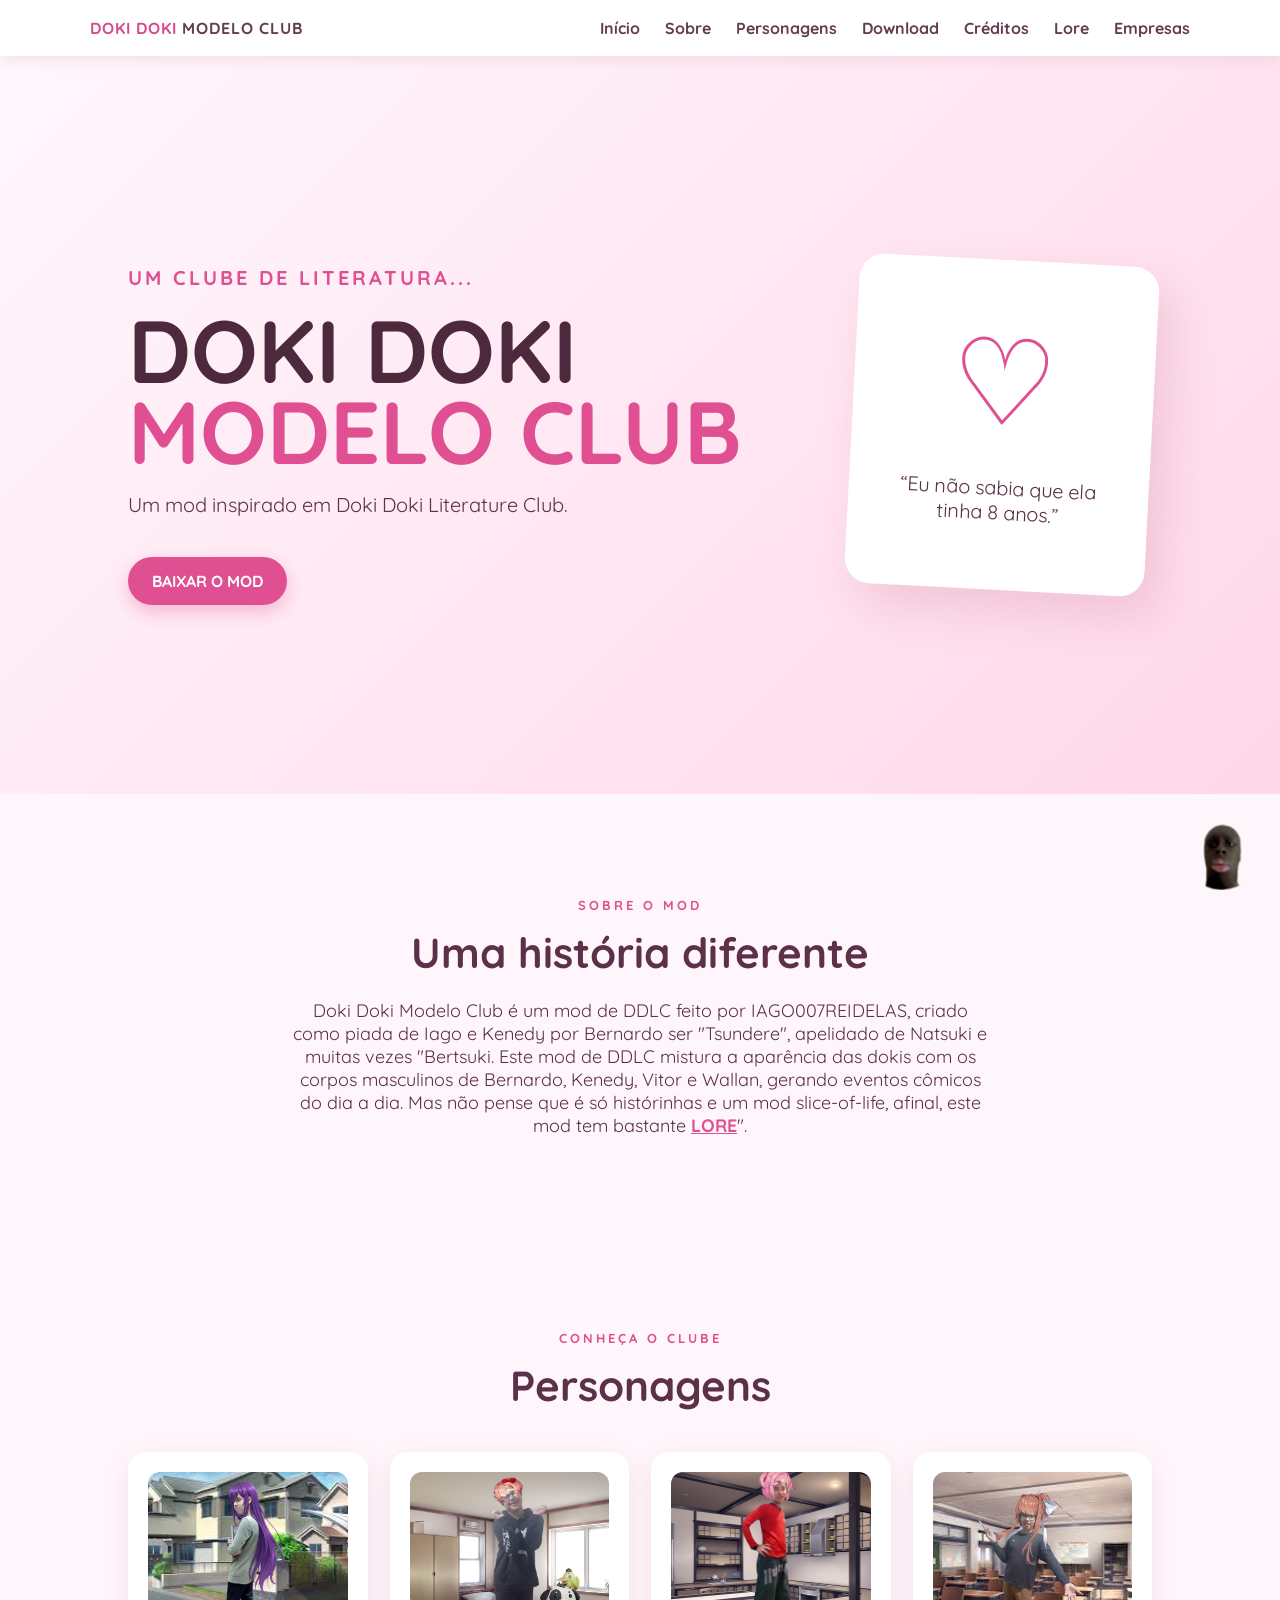
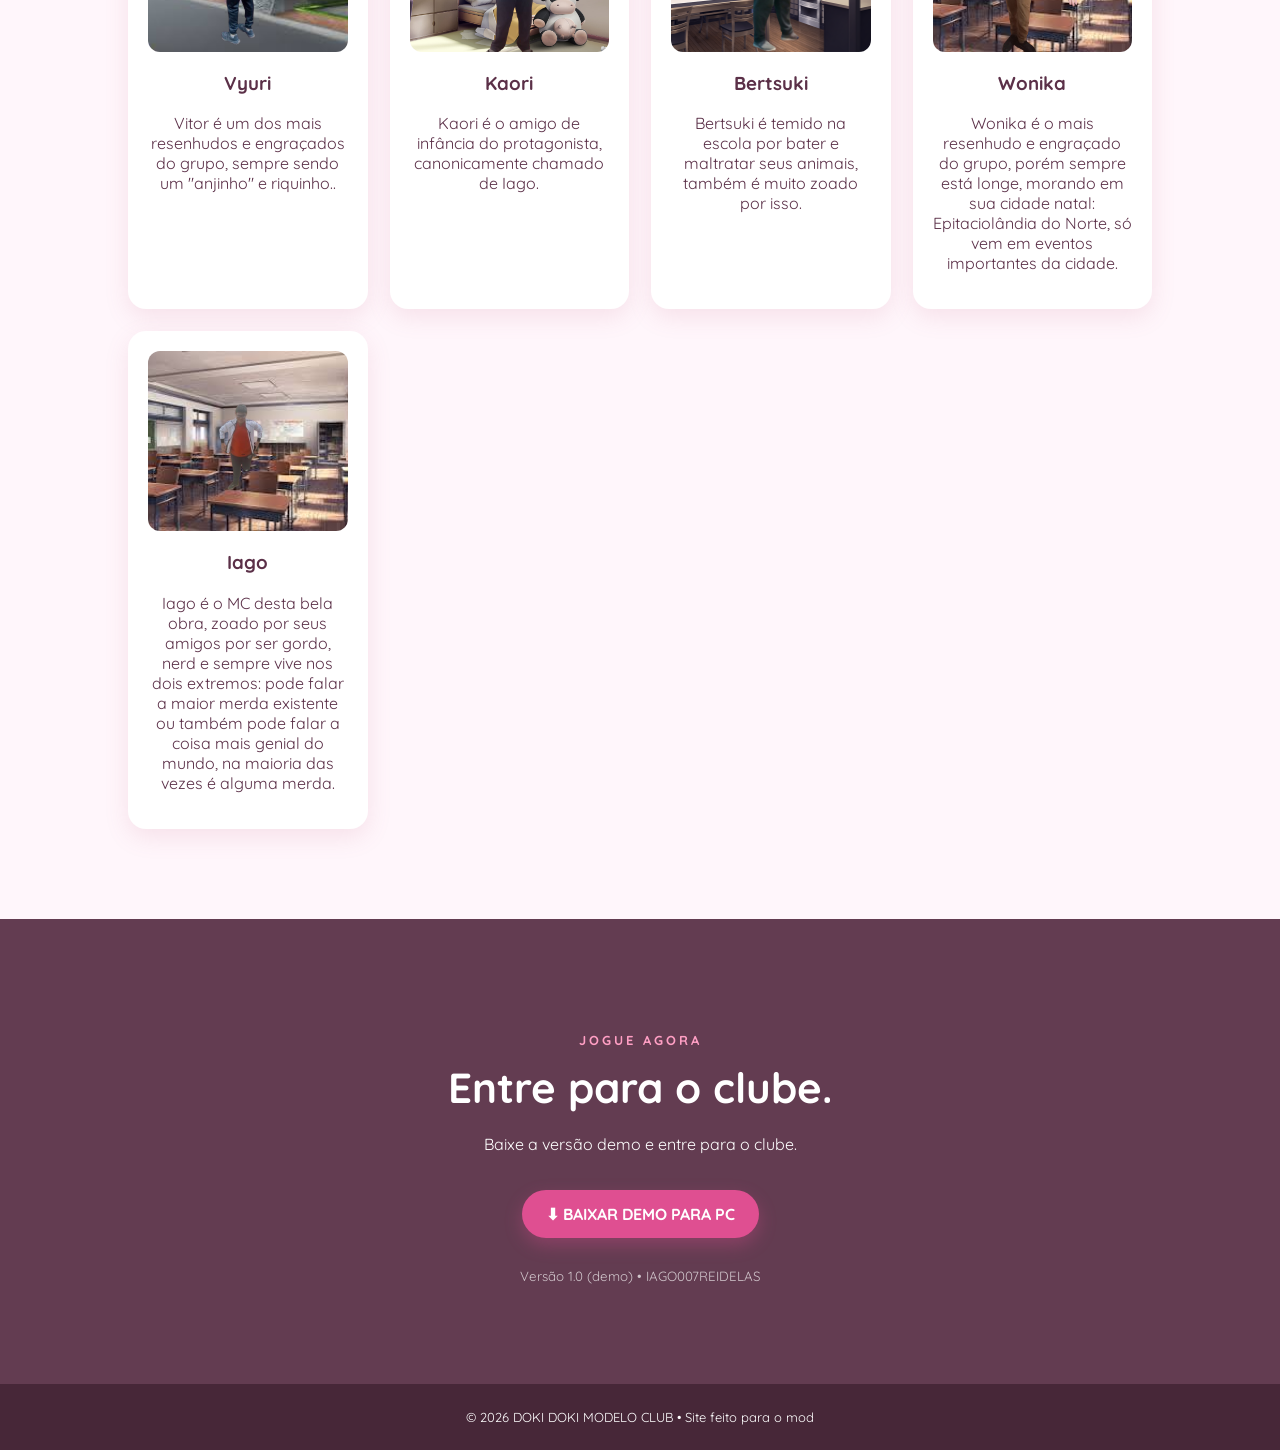
<file: index.html>
<!doctype html>
<html lang="pt-BR">
<head>
  <meta charset="utf-8">
  <meta name="viewport" content="width=device-width, initial-scale=1.0">
  <title>TUNG TUNG MODELO CLUB</title>
  <link rel="stylesheet" href="style.css">
</head>
<a href="neguinho.html">
    <img
        src="assets/icones/neguinho.png"
        alt="Neguinho"
        class="neguinho"
    >
</a>
<body>
  <header class="topbar">
    <div class="logo">DOKI DOKI <span>MODELO CLUB</span></div>
    <nav>
      <a href="#home">Início</a>
      <a href="#sobre">Sobre</a>
      <a href="#personagens">Personagens</a>
      <a href="#download">Download</a>
      <a href="creditos.html">Créditos</a>
      <a href="lore.html">Lore</a>
      <a href="empresas.html">Empresas</a>
    </nav>
  </header>

  <main id="home">
    <section class="hero">
      <div class="hero-text">
        <p class="eyebrow">UM CLUBE DE LITERATURA...</p>
        <h1>DOKI DOKI<br><span>MODELO CLUB</span></h1>
        <p>Um mod inspirado em Doki Doki Literature Club.</p>
        <a class="button" href="#download">BAIXAR O MOD</a>
      </div>
     <div class="hero-card" onclick="abrirBernardos()">
    <div class="hero-heart">♡</div>
    <p>“Eu não sabia que ela tinha 8 anos.”</p>
</div>
    </section>

    <section id="sobre" class="section">
      <p class="eyebrow">SOBRE O MOD</p>
      <h2>Uma história diferente</h2>
      <p>Doki Doki Modelo Club é um mod de DDLC feito por IAGO007REIDELAS, criado como piada de Iago e Kenedy por Bernardo ser "Tsundere", apelidado de Natsuki e muitas vezes "Bertsuki. Este mod de DDLC mistura a aparência das dokis com os corpos masculinos de Bernardo, Kenedy, Vitor e Wallan, gerando eventos cômicos do dia a dia. Mas não pense que é só histórinhas e um mod slice-of-life, afinal, este mod tem bastante <a class="lore-button" href="lore.html">LORE</a>".</p>
    </section>

    <section id="personagens" class="section characters">
      <p class="eyebrow">CONHEÇA O CLUBE</p>
      <h2>Personagens</h2>
      <div class="cards">

    <a href="vyuri.html" class="character-card">
    <article>
        <div class="portrait vyuri">
            <img src="assets/personagens/vyuri_menu.png" alt="Vyuri">
        </div>
        <h3>Vyuri</h3>
        <p>Vitor é um dos mais resenhudos e engraçados do grupo, sempre sendo um "anjinho" e riquinho..</p>
    </article>
</a>
    <a href="kaori.html" class="character-card">
    <article>
        <div class="portrait kaori">
            <img src="assets/personagens/kenedy_menu.png" alt="Kaori">
        </div>
        <h3>Kaori</h3>
        <p>Kaori é o amigo de infância do protagonista, canonicamente chamado de Iago.</p>
    </article>
</a>
      <a href="bertsuki.html" class="character-card">
    <article>
        <div class="portrait bertsuki">
            <img src="assets/personagens/bernardo_menu.png" alt="Bertsuki">
        </div>
        <h3>Bertsuki</h3>
        <p>Bertsuki é temido na escola por bater e maltratar seus animais, também é muito zoado por isso.</p>
    </article>
</a>
    <a href="wonika.html" class="character-card">
    <article>
        <div class="portrait wonika">
            <img src="assets/personagens/wallan_menu.png" alt="Wonika">
        </div>
        <h3>Wonika</h3>
        <p>Wonika é o mais resenhudo e engraçado do grupo, porém sempre está longe, morando em sua cidade natal: Epitaciolândia do Norte, só vem em eventos importantes da cidade.</p>
    </article>
</a>
    <a href="iago.html" class="character-card">
    <article>
        <div class="portrait wonika">
            <img src="assets/personagens/iago_menu.png" alt="Wonika">
        </div>
        <h3>Iago</h3>
        <p>Iago é o MC desta bela obra, zoado por seus amigos por ser gordo, nerd e sempre vive nos dois extremos: pode falar a maior merda existente ou também pode falar a coisa mais genial do mundo, na maioria das vezes é alguma merda. </p>
    </article>
</a>
</div>
    </section>

    <section id="download" class="download">

    <p class="eyebrow">JOGUE AGORA</p>

    <h2>Entre para o clube.</h2>

    <p>Baixe a versão demo e entre para o clube.</p>

    <div class="downloads">

        <a
    class="button"
    href="https://github.com/iago0071/Doki-Doki-Modelo-Club-versao-jogavel"
    target="_blank"
>
    ⬇ BAIXAR DEMO PARA PC
</a>

    </div>

    <small>Versão 1.0 (demo) • IAGO007REIDELAS</small>

</section>
  </main>

  <footer>© 2026 DOKI DOKI MODELO CLUB • Site feito para o mod</footer>
  <script src="script.js"></script>
  <div id="janela-bernardos" class="modal-bernardos">
    <div class="conteudo-bernardos">
        <button onclick="fecharBernardos()">✕</button>

        

        <img src="assets/personagens/1000 bernardos.jpeg" alt="1000 Bernardos">
    </div>
</div>
</body>
</html>
</file>
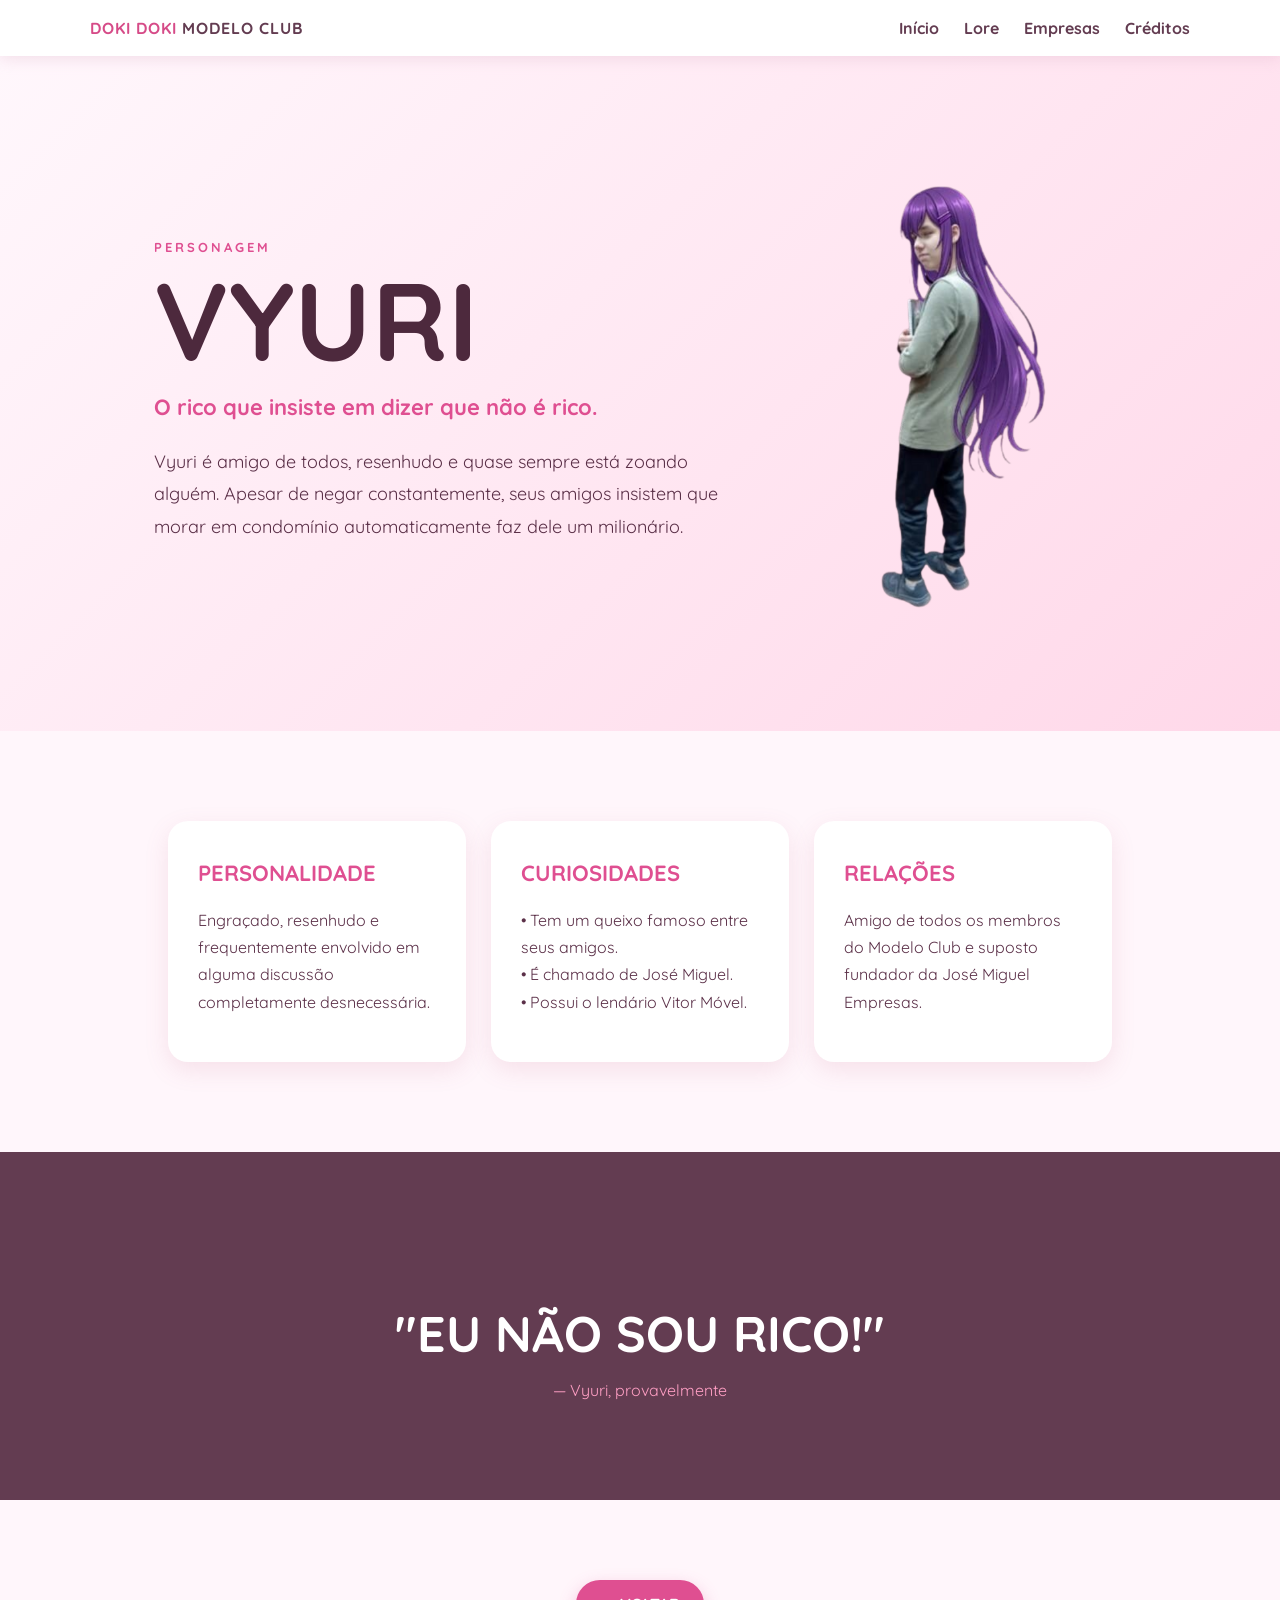
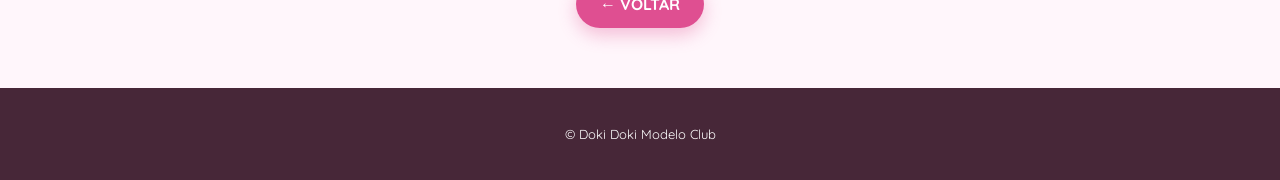
<file: bernardo.html>
<!DOCTYPE html>

<html>

<head>
    <meta name="viewport" content="width=device-width, initial-scale=1.0">

    <title>VYURI | DOKI DOKI MODELO CLUB</title>

    <link rel="stylesheet" href="style.css">

</head>


<body>

    <header class="topbar">

        <div class="logo">
            DOKI DOKI <span>MODELO CLUB</span>
        </div>

        <nav>
            <a href="index.html">Início</a>
            <a href="lore.html">Lore</a>
            <a href="empresas.html">Empresas</a>
            <a href="creditos.html">Créditos</a>
        </nav>

    </header>


    <main class="personagem-page">


        <!-- APRESENTAÇÃO -->

        <section class="personagem-hero">

            <div class="personagem-texto">

                <p class="eyebrow">
                    PERSONAGEM
                </p>

                <h1>
                    VYURI
                </h1>

                <p class="personagem-apelido">
                    O rico que insiste em dizer que não é rico.
                </p>

                <p class="personagem-descricao">

                    Vyuri é amigo de todos, resenhudo e quase sempre
                    está zoando alguém. Apesar de negar constantemente,
                    seus amigos insistem que morar em condomínio
                    automaticamente faz dele um milionário.

                </p>

            </div>


            <div class="personagem-imagem">

                <img
                    src="assets/personagens/vyuri_menu.png"
                    alt="Vyuri"
                >

            </div>

        </section>


        <!-- INFORMAÇÕES -->

        <section class="personagem-info">

            <div class="info-card">

                <h2>
                    PERSONALIDADE
                </h2>

                <p>
                    Engraçado, resenhudo e frequentemente envolvido
                    em alguma discussão completamente desnecessária.
                </p>

            </div>


            <div class="info-card">

                <h2>
                    CURIOSIDADES
                </h2>

                <p>
                    • Tem um queixo famoso entre seus amigos.
                    <br>
                    • É chamado de José Miguel.
                    <br>
                    • Possui o lendário Vitor Móvel.
                </p>

            </div>


            <div class="info-card">

                <h2>
                    RELAÇÕES
                </h2>

                <p>
                    Amigo de todos os membros do Modelo Club e
                    suposto fundador da José Miguel Empresas.
                </p>

            </div>

        </section>


        <!-- CITAÇÃO -->

        <section class="personagem-quote">

            <p>
                "EU NÃO SOU RICO!"
            </p>

            <span>
                — Vyuri, provavelmente
            </span>

        </section>


        <!-- VOLTAR -->

        <section class="personagem-voltar">

            <a href="index.html" class="button">
                ← VOLTAR
            </a>

        </section>


    </main>


    <footer>

        <p>
            © Doki Doki Modelo Club
        </p>

    </footer>

</body>

</html>
</file>
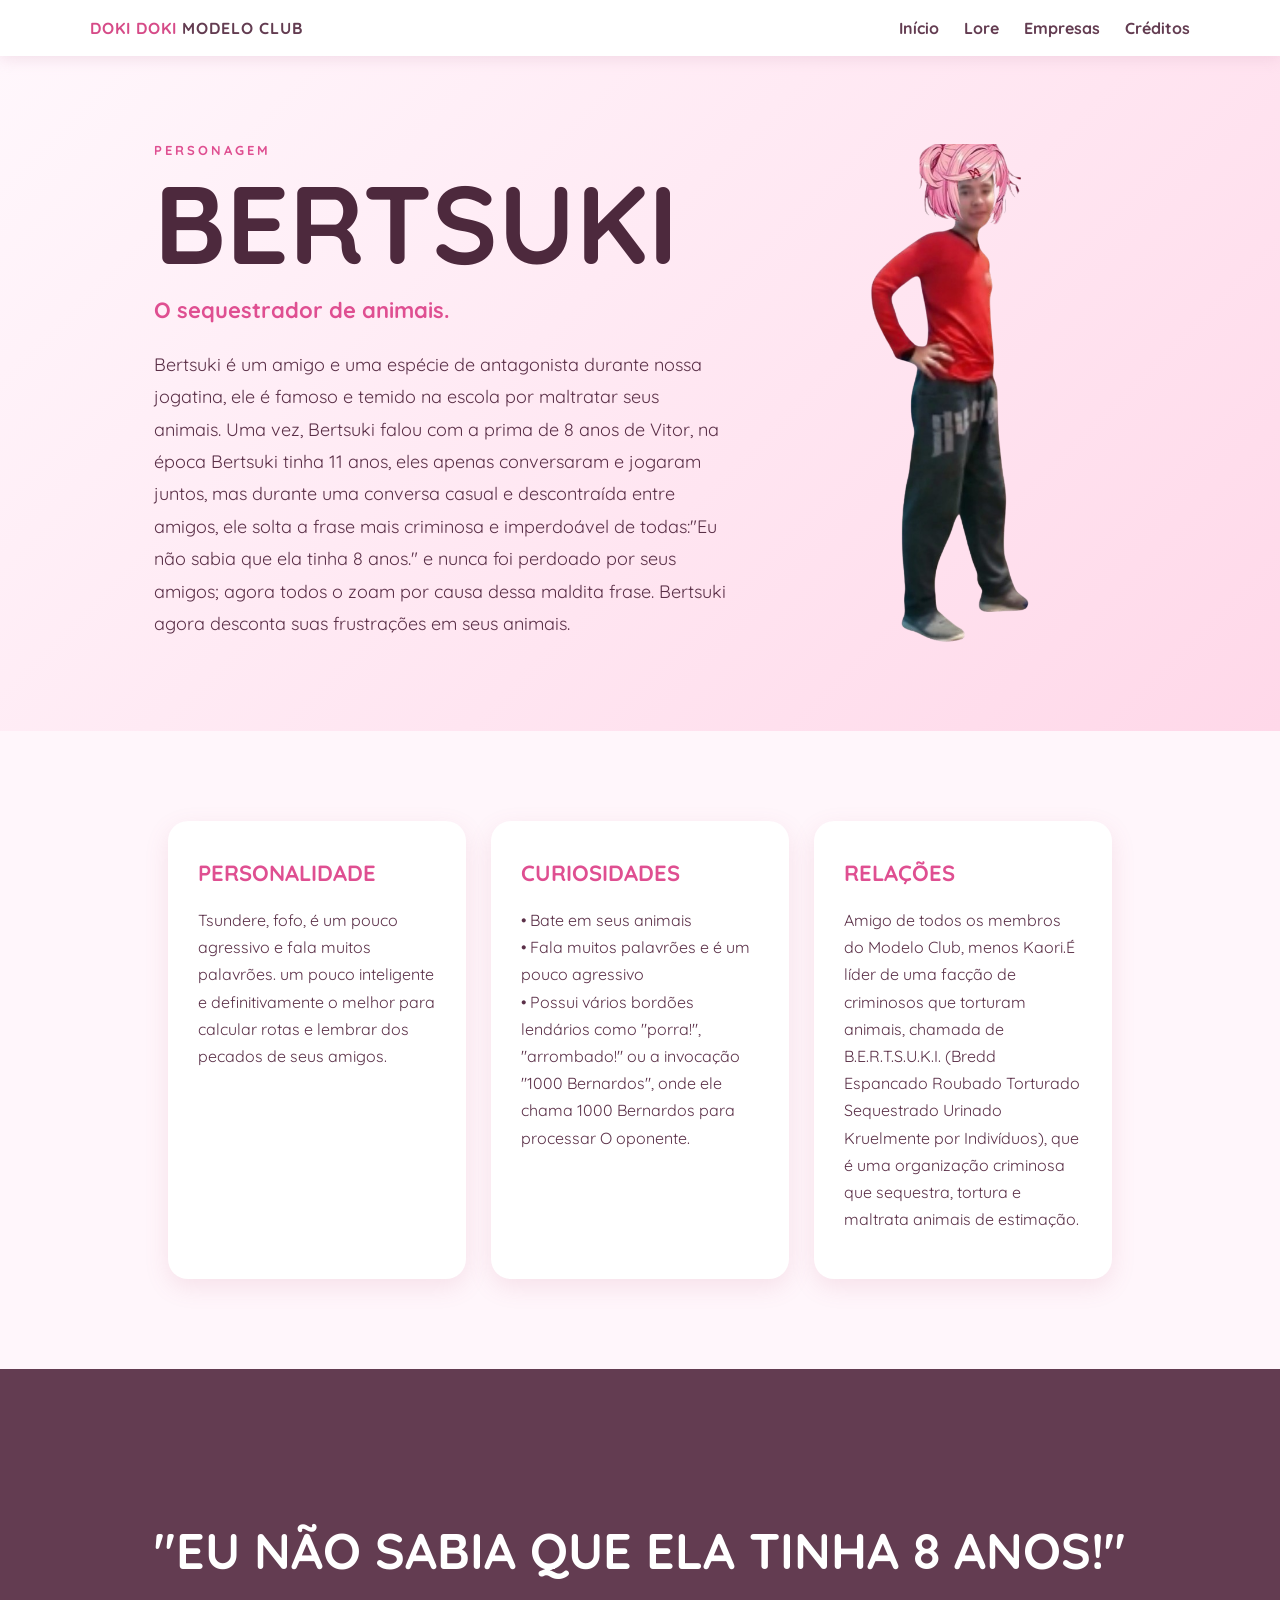
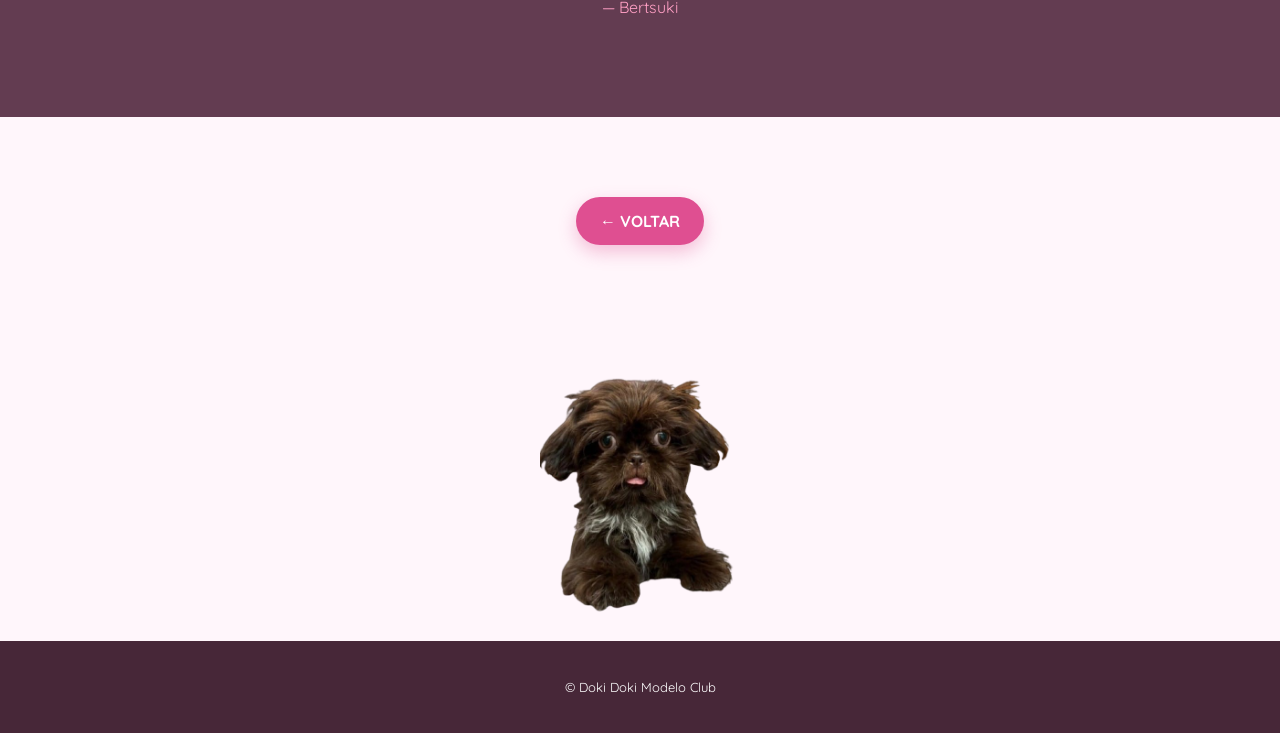
<file: bertsuki.html>
<!DOCTYPE html>

<html>

<head>
    <meta name="viewport" content="width=device-width, initial-scale=1.0">

    <title>BERTSUKI | DOKI DOKI MODELO CLUB</title>

    <link rel="stylesheet" href="style.css">

</head>


<body>

    <header class="topbar">

        <div class="logo">
            DOKI DOKI <span>MODELO CLUB</span>
        </div>

        <nav>
            <a href="index.html">Início</a>
            <a href="lore.html">Lore</a>
            <a href="empresas.html">Empresas</a>
            <a href="creditos.html">Créditos</a>
        </nav>

    </header>


    <main class="personagem-page">


        <!-- APRESENTAÇÃO -->

        <section class="personagem-hero">

            <div class="personagem-texto">

                <p class="eyebrow">
                    PERSONAGEM
                </p>

                <h1>
                    BERTSUKI
                </h1>

                <p class="personagem-apelido">
                    O sequestrador de animais.
                </p>

                <p class="personagem-descricao">

                    Bertsuki é um amigo e uma espécie de antagonista durante nossa jogatina, ele é famoso e temido na escola por maltratar seus animais. Uma vez, Bertsuki falou com a prima de 8 anos de Vitor, na época Bertsuki tinha 11 anos, eles apenas conversaram e jogaram juntos, mas durante uma conversa casual e descontraída entre amigos, ele solta a frase mais criminosa e imperdoável de todas:"Eu não sabia que ela tinha 8 anos." e nunca foi perdoado por seus amigos; agora todos o zoam por causa dessa maldita frase. Bertsuki agora desconta suas frustrações em seus animais.

                </p>

            </div>


            <div class="personagem-imagem">

                <img
                    src="assets/personagens/bernardo_menu.png"
                    alt="Bertsuki"
                >

            </div>

        </section>


        <!-- INFORMAÇÕES -->

        <section class="personagem-info">

            <div class="info-card">

                <h2>
                    PERSONALIDADE
                </h2>

                <p>
                    Tsundere, fofo, é um pouco agressivo e fala muitos palavrões. um pouco inteligente e definitivamente o melhor para calcular rotas e lembrar dos pecados de seus amigos.
                </p>

            </div>


            <div class="info-card">

                <h2>
                    CURIOSIDADES
                </h2>

                <p>
                    • Bate em seus animais
                    <br>
                    • Fala muitos palavrões e é um pouco agressivo
                    <br>
                    • Possui vários bordões lendários como "porra!", "arrombado!" ou a invocação "1000 Bernardos", onde ele chama 1000 Bernardos para processar O oponente.
                </p>

            </div>


            <div class="info-card">

                <h2>
                    RELAÇÕES
                </h2>

                <p>
                    Amigo de todos os membros do Modelo Club, menos Kaori.É
                    líder de uma facção de criminosos que torturam animais, chamada de B.E.R.T.S.U.K.I. (Bredd Espancado Roubado Torturado Sequestrado Urinado Kruelmente por Indivíduos), que é uma organização criminosa que sequestra, tortura e maltrata animais de estimação.
                </p>

            </div>

        </section>


        <!-- CITAÇÃO -->

        <section class="personagem-quote">

            <p>
                "EU NÃO SABIA QUE ELA TINHA 8 ANOS!"
            </p>

            <span>
                — Bertsuki
            </span>

        </section>


        <!-- VOLTAR -->

        <section class="personagem-voltar">

            <a href="index.html" class="button">
                ← VOLTAR
            </a>

        </section>


    </main>


    <section class="bredd-final">
    <img 
        src="assets/personagens/bredd.png" 
        alt="Bredd"
        onclick="document.getElementById('latido').play()"
    >

    <audio id="latido" src="assets/sons/latido.mp3"></audio>
</section>

<footer>
    <p>
        © Doki Doki Modelo Club
    </p>
</footer>
</file>
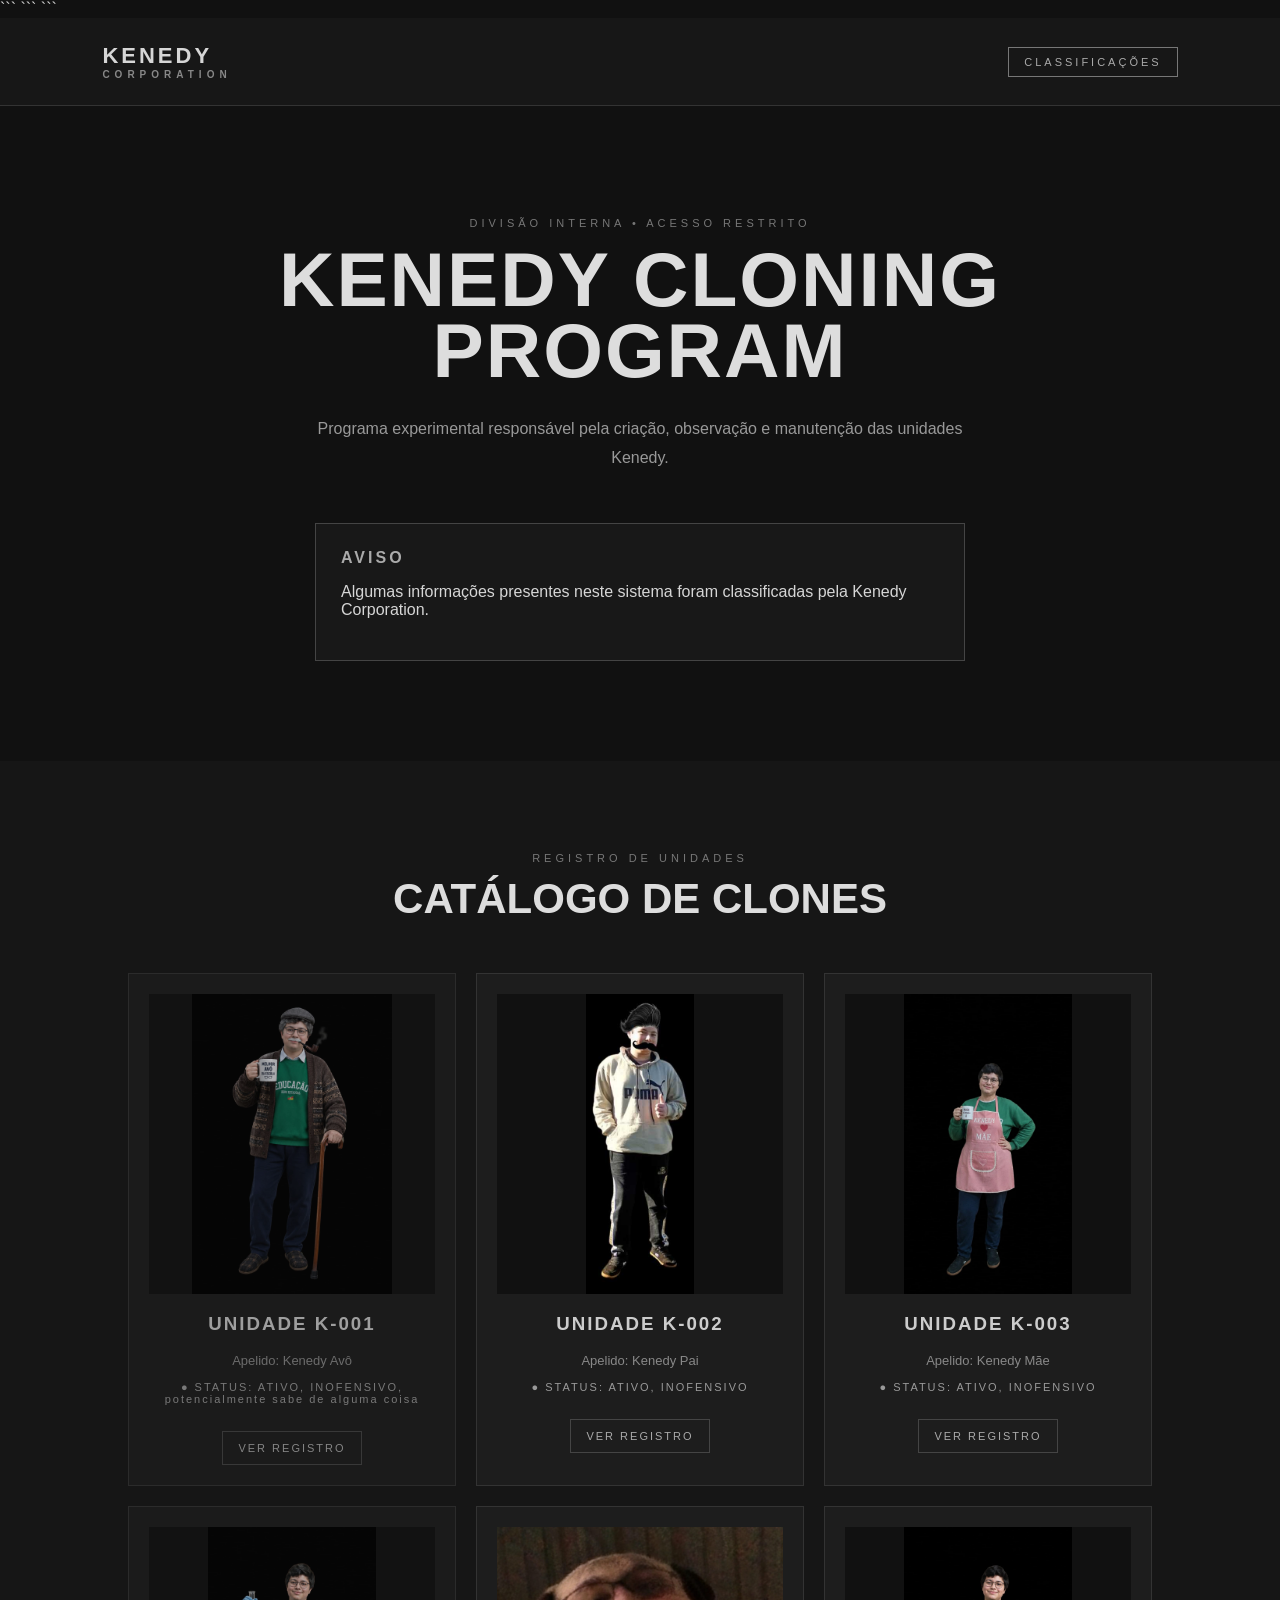
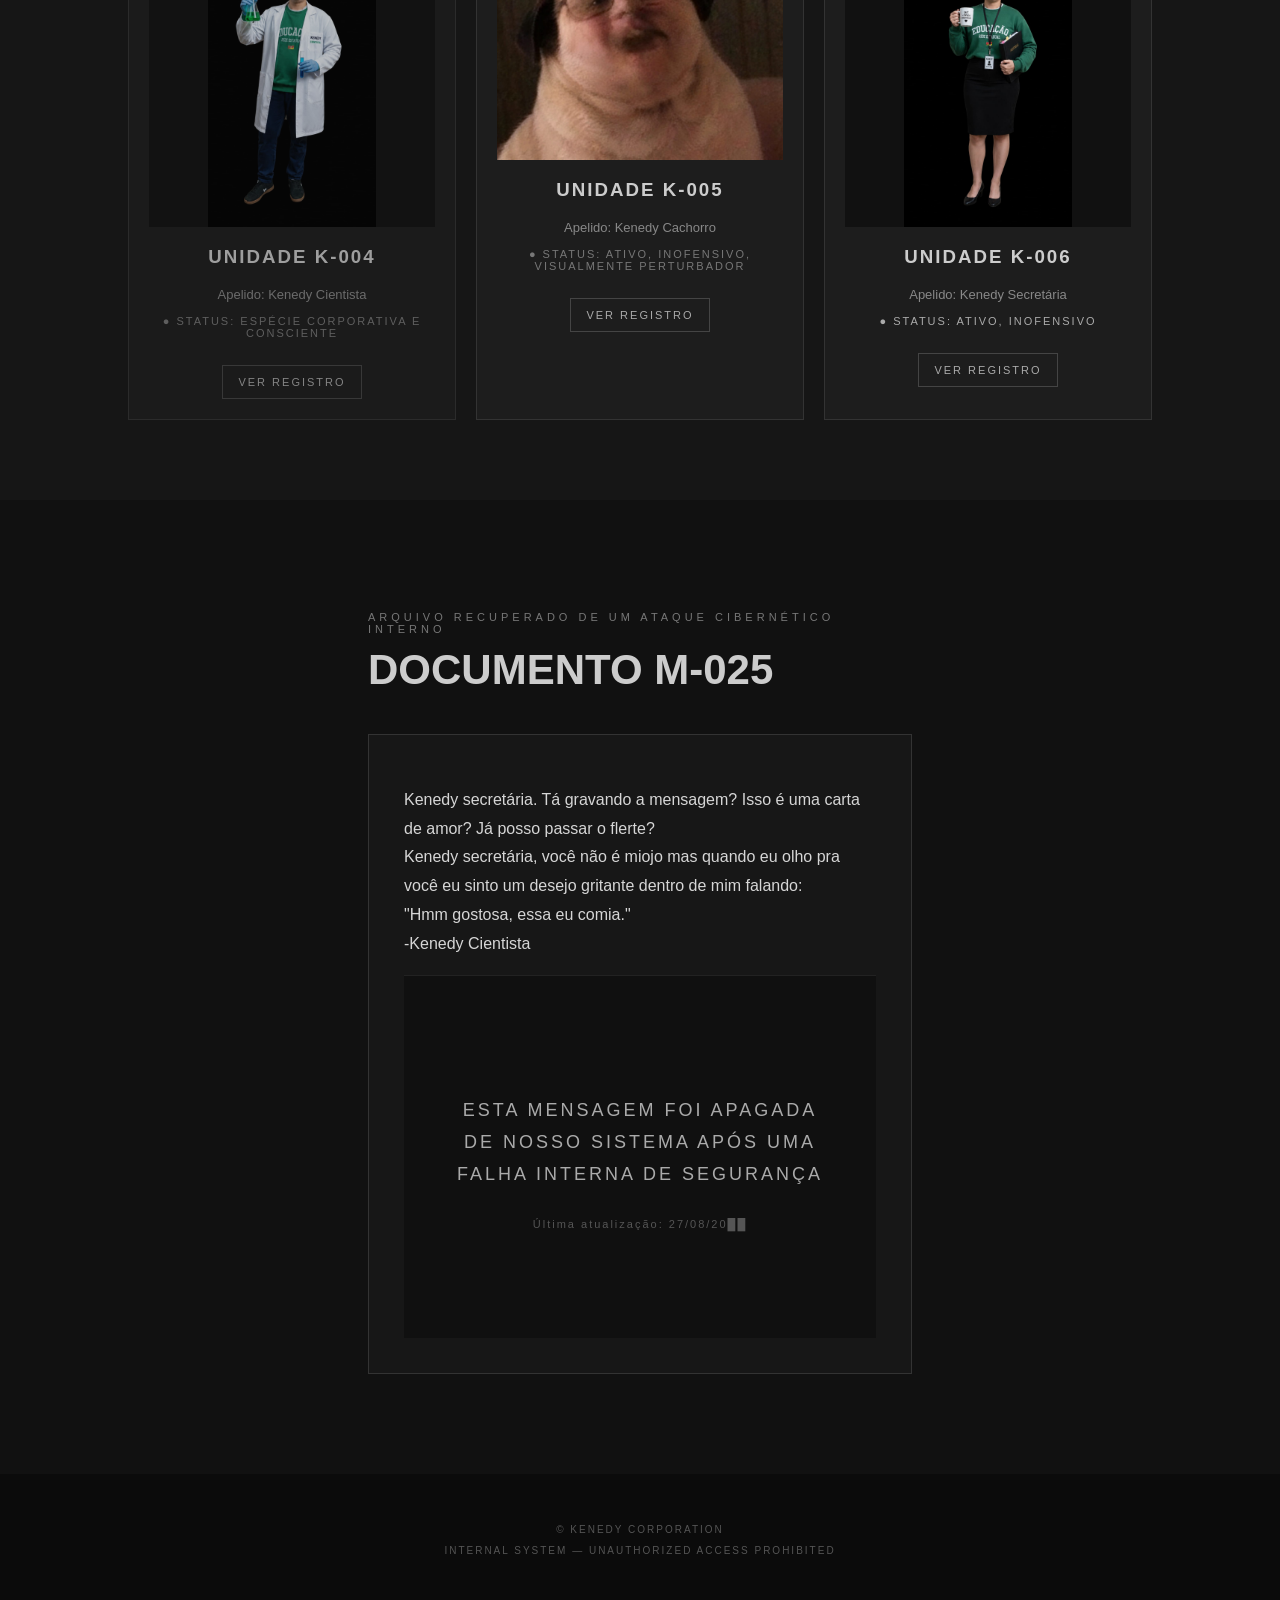
<file: clones.html>
<!DOCTYPE html>

<html>

<head>
    <meta name="viewport" content="width=device-width, initial-scale=1.0">

```
<title>KENEDY CORPORATION | CLONES</title>

<link rel="stylesheet" href="style.css">
```

</head>

<body class="clones-page">

```
<header class="clones-header">

    <div class="clones-logo">

        KENEDY
        <span>CORPORATION</span>

    </div>

    <div class="classified">
        CLASSIFICAÇÕES
    </div>

</header>


<main>


    <!-- APRESENTAÇÃO -->

    <section class="clones-hero">

        <p class="system-text">
            DIVISÃO INTERNA • ACESSO RESTRITO
        </p>

        <h1>
            KENEDY CLONING PROGRAM
        </h1>

        <p class="clones-intro">

            Programa experimental responsável pela criação,
            observação e manutenção das unidades Kenedy.

        </p>

        <div class="warning-box">

            <strong>
                AVISO
            </strong>

            <p>
                Algumas informações presentes neste sistema foram
                classificadas pela Kenedy Corporation.
            </p>

        </div>

    </section>


    <!-- CATÁLOGO -->

    <section class="clones-section">

        <p class="system-text">
            REGISTRO DE UNIDADES
        </p>

        <h2>
            CATÁLOGO DE CLONES
        </h2>


        <div class="clones-grid">

                <!-- CLONE 1 -->
    <article class="clone-card corrupted">

        <div class="clone-image">

            <img
                src="assets/clones/kenedy_006.jpeg"
                alt="Kenedy Avô"
            >

        </div>

        <h3>
            UNIDADE K-001
        </h3>

        <p>
            Apelido: Kenedy Avô
        </p>

        <p class="status active">
            ● STATUS: ATIVO, INOFENSIVO, potencialmente sabe de alguma coisa
        </p>

        <a href="#">
            VER REGISTRO
        </a>

    </article>
            <!-- CLONE 2 -->

            <article class="clone-card">

                <div class="clone-image">

                    <img
                        src="assets/clones/kenedy_001.jpeg"
                        alt="Kenedy Clone 001"
                    >

                </div>

                <h3>
                    UNIDADE K-002
                </h3>

                <p>
                    Apelido: Kenedy Pai
                </p>

                <p class="status active">
                    ● STATUS: ATIVO, INOFENSIVO
                </p>

                <a href="#">
                    VER REGISTRO
                </a>

            </article>


            <!-- CLONE 3 -->

            <article class="clone-card">

                <div class="clone-image">

                    <img
                        src="assets/clones/kenedy_002.jpeg"
                        alt="Kenedy Clone 002"
                    >

                </div>

                <h3>
                    UNIDADE K-003
                </h3>

                <p>
                    Apelido: Kenedy Mãe
                </p>

                <p class="status active">
                    ● STATUS: ATIVO, INOFENSIVO
                </p>

                <a href="#">
                    VER REGISTRO
                </a>

            </article>


            <!-- CLONE 4 -->

            <article class="clone-card corrupted">

                <div class="clone-image">

                    <img
                        src="assets/clones/kenedy_003.jpeg"
                        alt="Arquivo corrompido"
                    >

                </div>

                <h3>
                    UNIDADE K-004
                </h3>

                <p>
                    Apelido: Kenedy Cientista
                </p>

                <p class="status unknown">
                    ● STATUS: ESPÉCIE CORPORATIVA E CONSCIENTE
                </p>

                <a href="#">
                    VER REGISTRO
                </a>

            </article>


            <!-- CLONE 5 -->

            <article class="clone-card restricted">

                <div class="clone-image restricted-image">

                    <img src="assets/clones/kenedy_004.jpeg" alt="">

                </div>

                <h3>
                    UNIDADE K-005
                </h3>

                <p>
                    Apelido: Kenedy Cachorro
                </p>

                <p class="status unknown">
                    ● STATUS: ATIVO, INOFENSIVO, VISUALMENTE PERTURBADOR
                </p>

                <a href="#">
                    VER REGISTRO
                </a>

            </article>


            <!-- CLONE DESCONHECIDO -->

            <article class="clone-card secret-clone">

                <div class="clone-image">

                    <img src="assets/clones/kenedy_005.jpeg" alt="">

                </div>

                <h3>
                    UNIDADE K-006
                </h3>

                <p>
                    Apelido: Kenedy Secretária
                </p>

                <p class="status error">
                    ● STATUS: ATIVO, INOFENSIVO
                </p>

                <a href="#">
                    VER REGISTRO
                </a>

            </article>


        
             







</div>

</div>
    </section>

    <section class="secret-document">
        <p class="system-text">
            ARQUIVO RECUPERADO DE UM ATAQUE CIBERNÉTICO INTERNO
        </p>
        <h2>
            DOCUMENTO M-025
        </h2>
        <div class="document-content">

            <p>
                Kenedy secretária.
                    Tá gravando a mensagem? Isso é uma carta de amor? Já posso passar o flerte? <br>
                    Kenedy secretária, você não é miojo mas quando eu olho pra você eu sinto um desejo gritante dentro de mim falando: <br>
                    "Hmm gostosa, essa eu comia." <br>
                -Kenedy Cientista

                
            </p>
    <!-- DOCUMENTO SECRETO -->

    <!-- <section class="secret-document">

        <p class="system-text">
            ARQUIVO RECUPERADO DE UMA INVASÃO DESCONHECIDA
        </p>

        <h2>
            DOCUMENTO #K-2708
        </h2>

        <div class="document-content">

            <p>
                O projeto K-2708, pelo responsável Epstein trouxe resultados preocupantes em nossos testes: 
                seu carisma foi classificado como 0 por ser o mais inútil e normal do laboratório;
                sua aparência foi classificada como comum;
                sua inteligência foi classificada como 5, um nível médio pelo menos
                
            </p>

            <p>
                Entretanto, foram observadas diferenças inesperadas
                no comportamento da unidade durante um teste de resistência e força: 
                K-2708 não resistiu bem ao teste de resistência, no momento de aplicar a dose de R-17 e reagiu de forma brutal, 
                atacando os vidros e rachando parte do vidro.
                Receio que deveríamos estudar a natureza desta entidade e melhorar a resistência de nossos vidros
            </p>

            <p class="redacted">
                █████████████████████████████████████████
            </p>

            <p>
                A Entidade K-2708 foi removida do programa em
                circunstâncias ainda não registradas oficialmente.
            </p>

        </div>

    </section> -->


    <!-- MENSAGEM FINAL -->

    <section class="clones-ending">

        <p>
            ESTA MENSAGEM FOI APAGADA DE NOSSO SISTEMA APÓS UMA FALHA INTERNA DE SEGURANÇA
        </p>

        <span>
            Última atualização: 27/08/20██
        </span>

    </section>


</main>


<footer class="clones-footer">

    <p>
        © KENEDY CORPORATION
    </p>

    <p>
        INTERNAL SYSTEM — UNAUTHORIZED ACCESS PROHIBITED
    </p>

</footer>
```

</body>

</html>
</file>
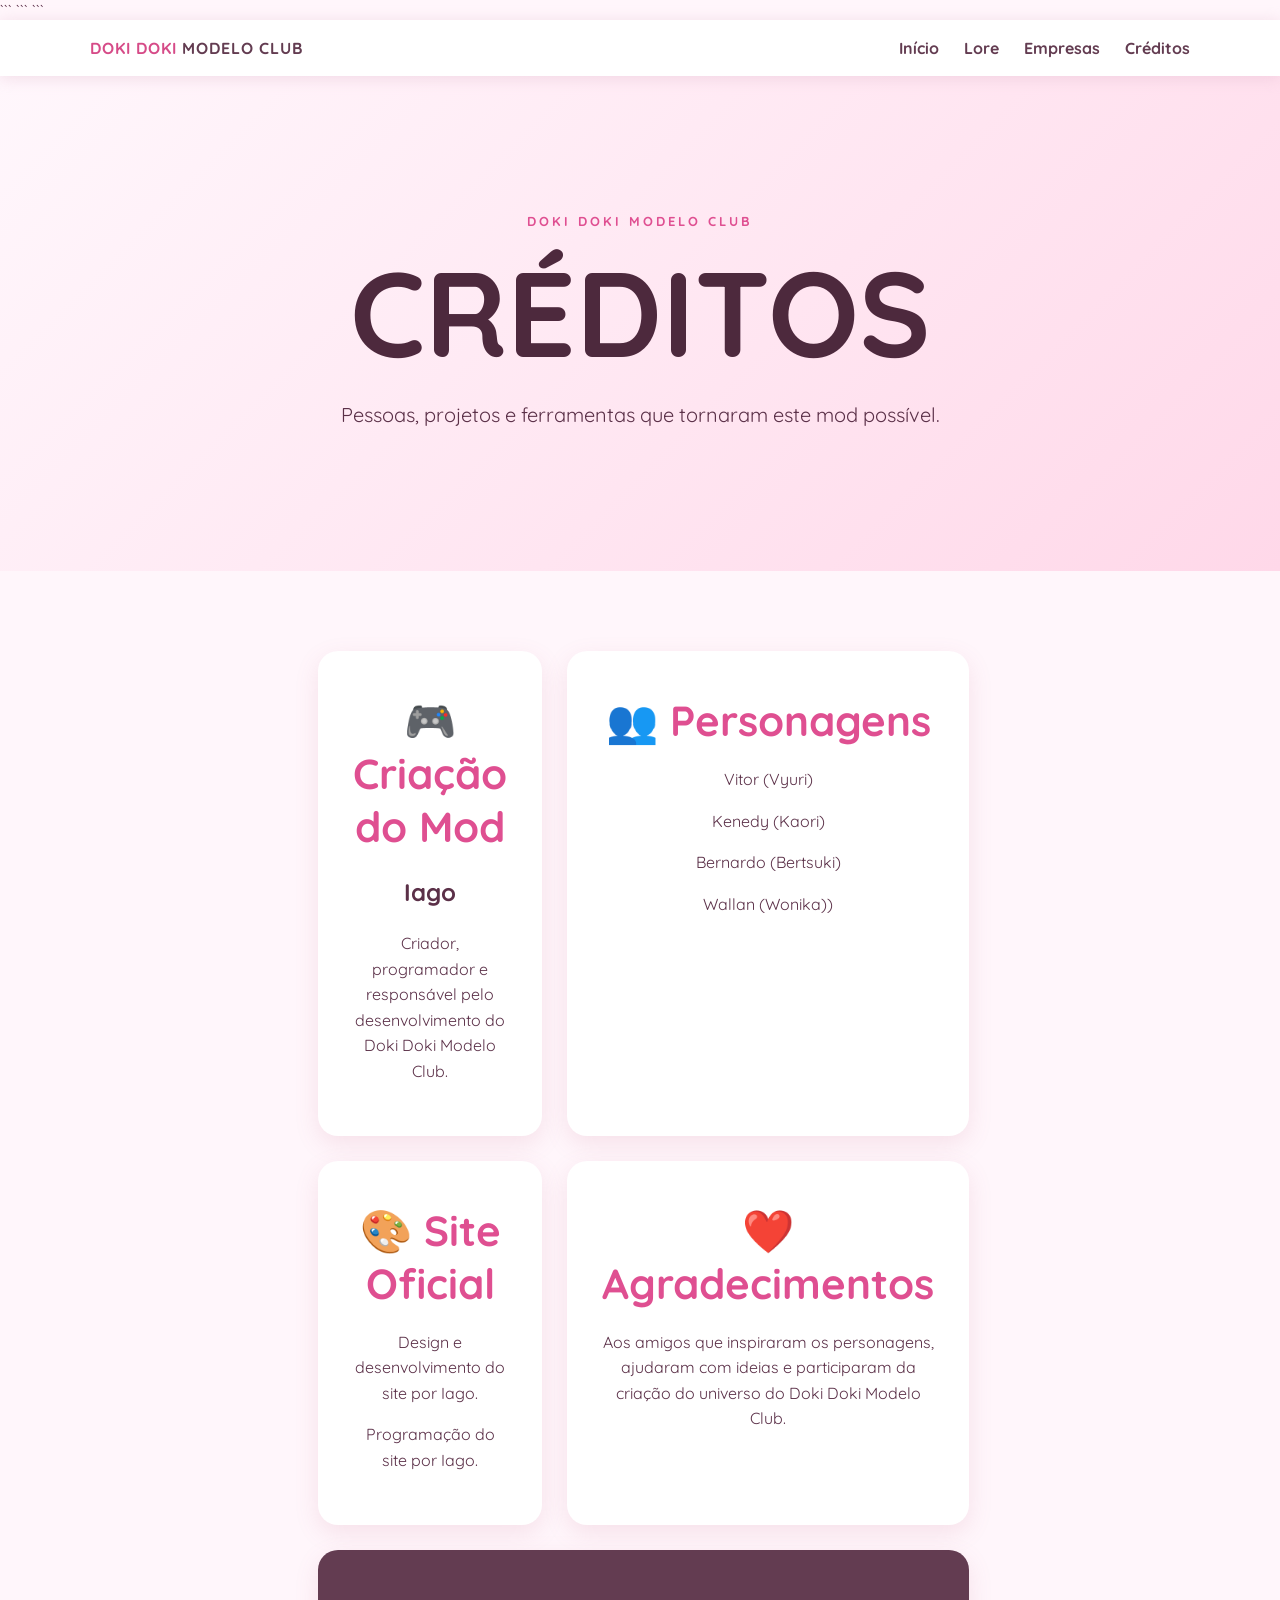
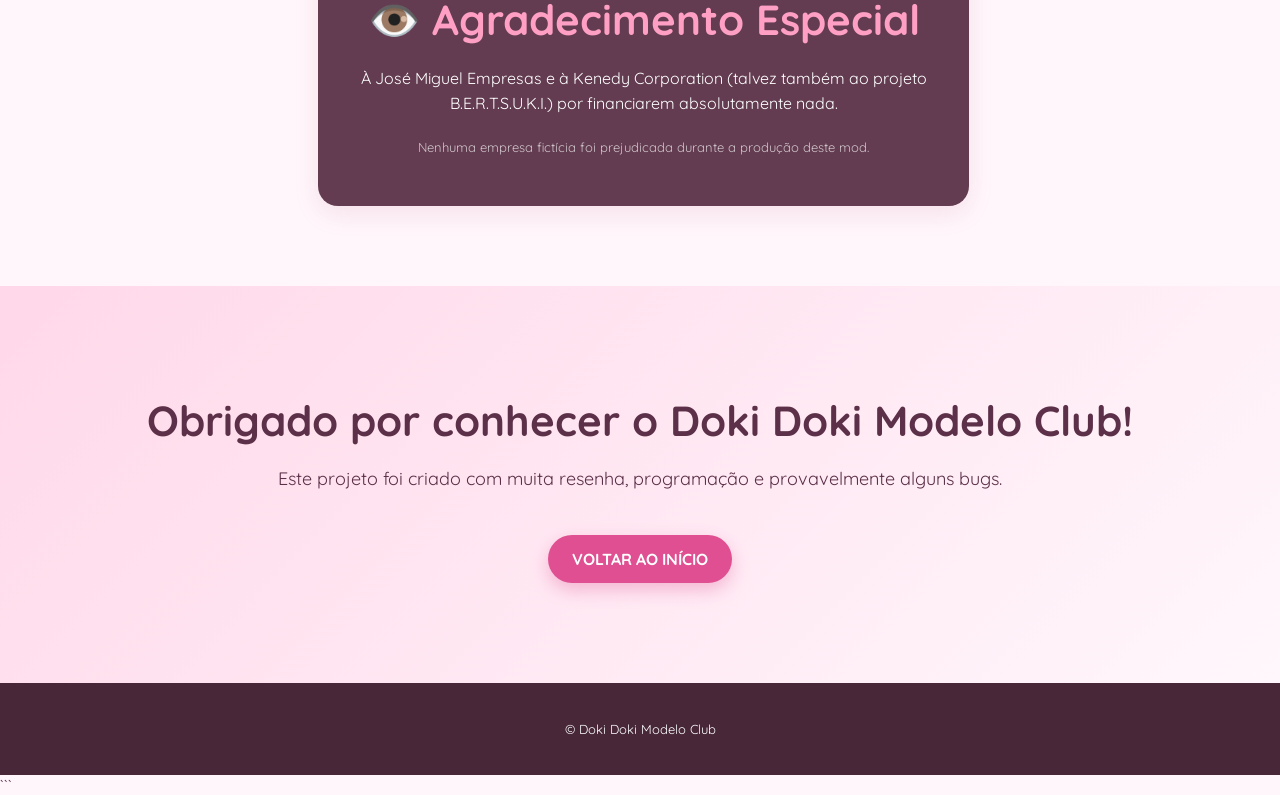
<file: creditos.html>
<!DOCTYPE html>

<html>

<head>
    <meta name="viewport" content="width=device-width, initial-scale=1.0">

```
<title>CRÉDITOS | DOKI DOKI MODELO CLUB</title>

<link rel="stylesheet" href="style.css">
```

</head>

<body>

```
<header class="topbar">

    <div class="logo">
        DOKI DOKI <span>MODELO CLUB</span>
    </div>

    <nav>
        <a href="index.html">Início</a>
        <a href="lore.html">Lore</a>
        <a href="empresas.html">Empresas</a>
        <a href="creditos.html">Créditos</a>
    </nav>

</header>


<main class="creditos-page">

    <section class="creditos-hero">

        <p class="eyebrow">
            DOKI DOKI MODELO CLUB
        </p>

        <h1>
            CRÉDITOS
        </h1>

        <p>
            Pessoas, projetos e ferramentas que tornaram
            este mod possível.
        </p>

    </section>


    <section class="creditos-lista">


        <div class="credito-card">

            <h2>🎮 Criação do Mod</h2>

            <h3>Iago</h3>

            <p>
                Criador, programador e responsável pelo desenvolvimento
                do Doki Doki Modelo Club.
            </p>

        </div>


        <div class="credito-card">

            <h2>👥 Personagens</h2>

            <p>
                Vitor (Vyuri)
            </p>

            <p>
                Kenedy (Kaori)
            </p>

            <p>
                Bernardo (Bertsuki)
            </p>

            <p>
                Wallan (Wonika))
            </p>

        </div>


       


        <div class="credito-card">

            <h2>🎨 Site Oficial</h2>

            <p>
                Design e desenvolvimento do site por Iago.

            <p>
                Programação do site por Iago.
            </p>

        </div>


        <div class="credito-card">

            <h2>❤️ Agradecimentos</h2>

            <p>
                Aos amigos que inspiraram os personagens,
                ajudaram com ideias e participaram da criação
                do universo do Doki Doki Modelo Club.
            </p>

        </div>


        <div class="credito-card especial">

            <h2>👁️ Agradecimento Especial</h2>

            <p>
                À José Miguel Empresas e à Kenedy Corporation (talvez também ao projeto B.E.R.T.S.U.K.I.)
                por financiarem absolutamente nada.
            </p>

            <p class="pequeno">
                Nenhuma empresa fictícia foi prejudicada
                durante a produção deste mod.
            </p>

        </div>


    </section>


    <section class="creditos-final">

        <h2>
            Obrigado por conhecer o Doki Doki Modelo Club!
        </h2>

        <p>
            Este projeto foi criado com muita resenha,
            programação e provavelmente alguns bugs.
        </p>

        <a href="index.html" class="button">
            VOLTAR AO INÍCIO
        </a>

    </section>

</main>


<footer>

    <p>
        © Doki Doki Modelo Club
    </p>

</footer>
```

</body>

</html>
</file>
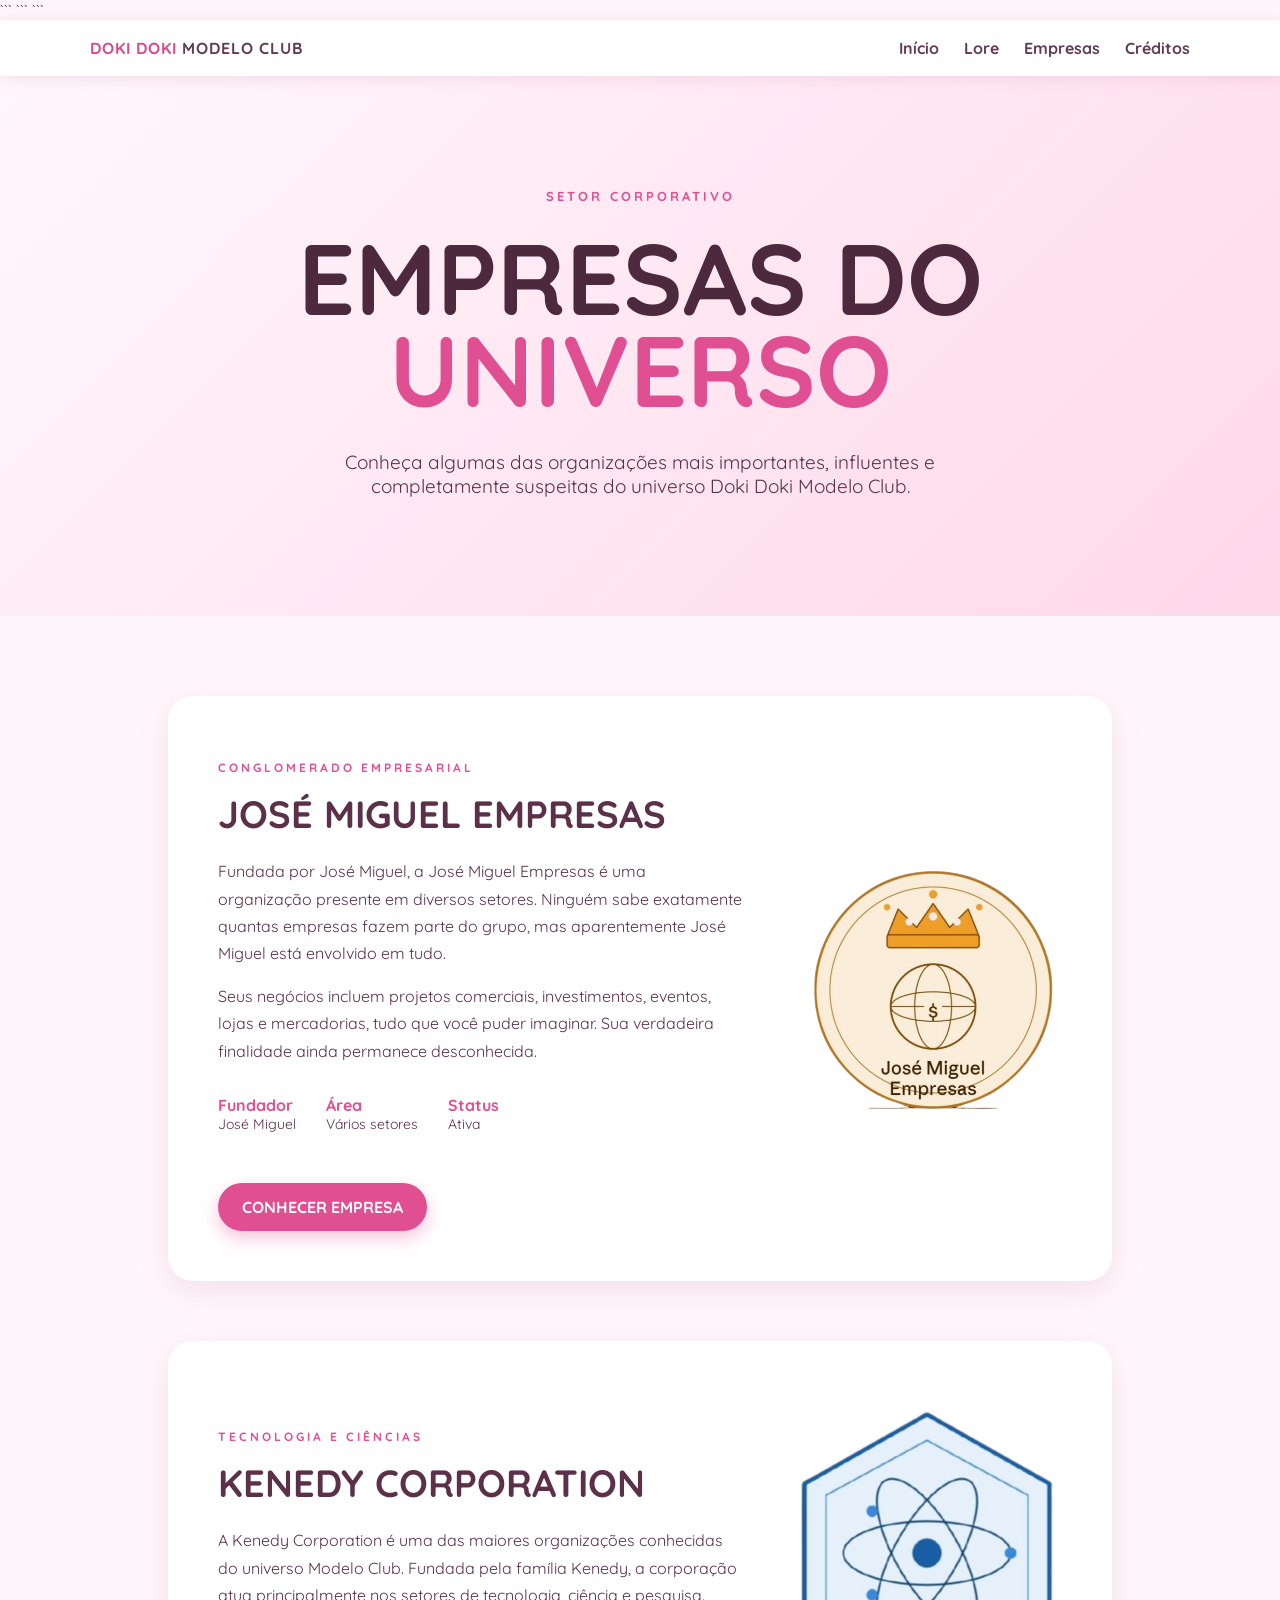
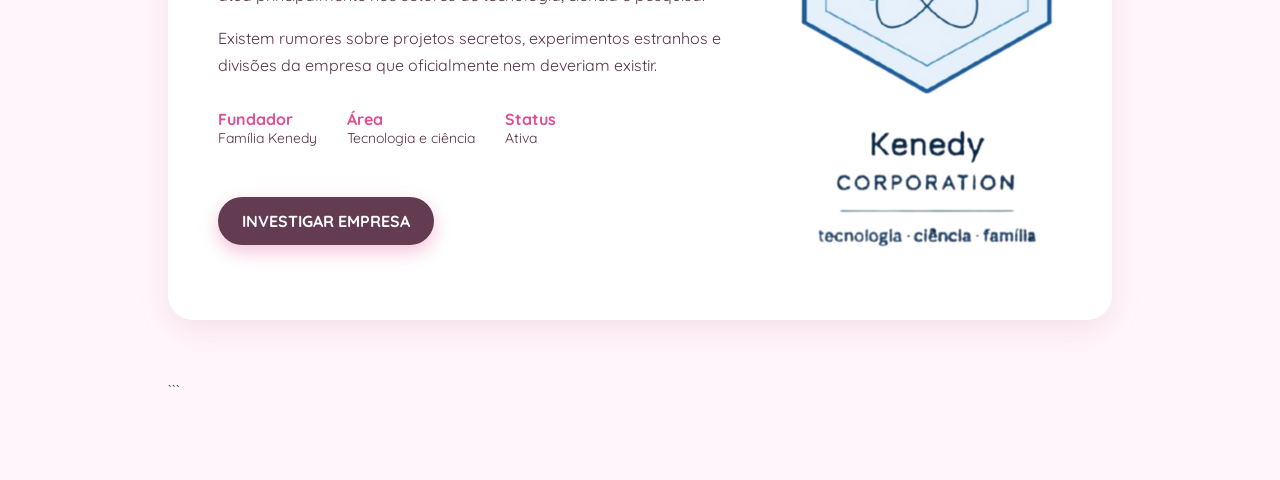
<file: empresas.html>
<!DOCTYPE html>

<html>

<head>
    <meta name="viewport" content="width=device-width, initial-scale=1.0">

```
<title>EMPRESAS | DOKI DOKI MODELO CLUB</title>

<link rel="stylesheet" href="style.css">
```

</head>

<body>

```
<header class="topbar">

    <div class="logo">
        DOKI DOKI <span>MODELO CLUB</span>
    </div>

    <nav>
        <a href="index.html">Início</a>
        <a href="lore.html">Lore</a>
        <a href="empresas.html">Empresas</a>
        <a href="creditos.html">Créditos</a>
    </nav>

</header>


<main class="empresas-page">

    <section class="empresas-hero">

        <p class="eyebrow">
            SETOR CORPORATIVO
        </p>

        <h1>
            EMPRESAS DO <span>UNIVERSO</span>
        </h1>

        <p>
            Conheça algumas das organizações mais importantes,
            influentes e completamente suspeitas do universo
            Doki Doki Modelo Club.
        </p>

    </section>


    <section class="empresas-lista">


        <!-- JOSÉ MIGUEL EMPRESAS -->

        <article class="empresa jose-miguel">

            <div class="empresa-info">

                <p class="empresa-tipo">
                    CONGLOMERADO EMPRESARIAL
                </p>

                <h2>
                    JOSÉ MIGUEL EMPRESAS
                </h2>

                <p>
                    Fundada por José Miguel, a José Miguel Empresas
                    é uma organização presente em diversos setores.
                    Ninguém sabe exatamente quantas empresas fazem
                    parte do grupo, mas aparentemente José Miguel
                    está envolvido em tudo.
                </p>

                <p>
                    Seus negócios incluem projetos comerciais,
                    investimentos, eventos, lojas e mercadorias, tudo que você puder imaginar.
                    Sua verdadeira finalidade ainda permanece desconhecida.
                </p>

                <div class="empresa-detalhes">

                    <div>
                        <strong>Fundador</strong>
                        <span>José Miguel</span>
                    </div>

                    <div>
                        <strong>Área</strong>
                        <span>Vários setores</span>
                    </div>

                    <div>
                        <strong>Status</strong>
                        <span>Ativa</span>
                    </div>

                </div>

                <a href="jose_miguel_empresas.html" class="button">
                    CONHECER EMPRESA
                </a>

            </div>


           <div class="empresa-logo jose-logo">

    <img src="assets/logo/jose_miguel_empresas.png" alt="José Miguel Empresas">

</div>

        </article>


        <!-- KENEDY CORPORATION -->

        <article class="empresa kenedy">

            <div class="empresa-info">

                <p class="empresa-tipo">
                    TECNOLOGIA E CIÊNCIAS
                </p>

                <h2>
                    KENEDY CORPORATION
                </h2>

                <p>
                    A Kenedy Corporation é uma das maiores organizações
                    conhecidas do universo Modelo Club. Fundada pela
                    família Kenedy, a corporação atua principalmente
                    nos setores de tecnologia, ciência e pesquisa.
                </p>

                <p>
                    Existem rumores sobre projetos secretos,
                    experimentos estranhos e divisões da empresa
                    que oficialmente nem deveriam existir.
                </p>

                <div class="empresa-detalhes">

                    <div>
                        <strong>Fundador</strong>
                        <span>Família Kenedy</span>
                    </div>

                    <div>
                        <strong>Área</strong>
                        <span>Tecnologia e ciência</span>
                    </div>

                    <div>
                        <strong>Status</strong>
                        <span>Ativa</span>
                    </div>

                </div>

                <a href="kenedy corporation.html" class="button secondary">
                    INVESTIGAR EMPRESA
                </a>

            </div>


            <img class="logo-kenedy" 
     src="assets/logo/kenedy_corporation.png" 
     alt="Kenedy Corporation">
        </article>


       
</footer>
```

</body>

</html>
</file>
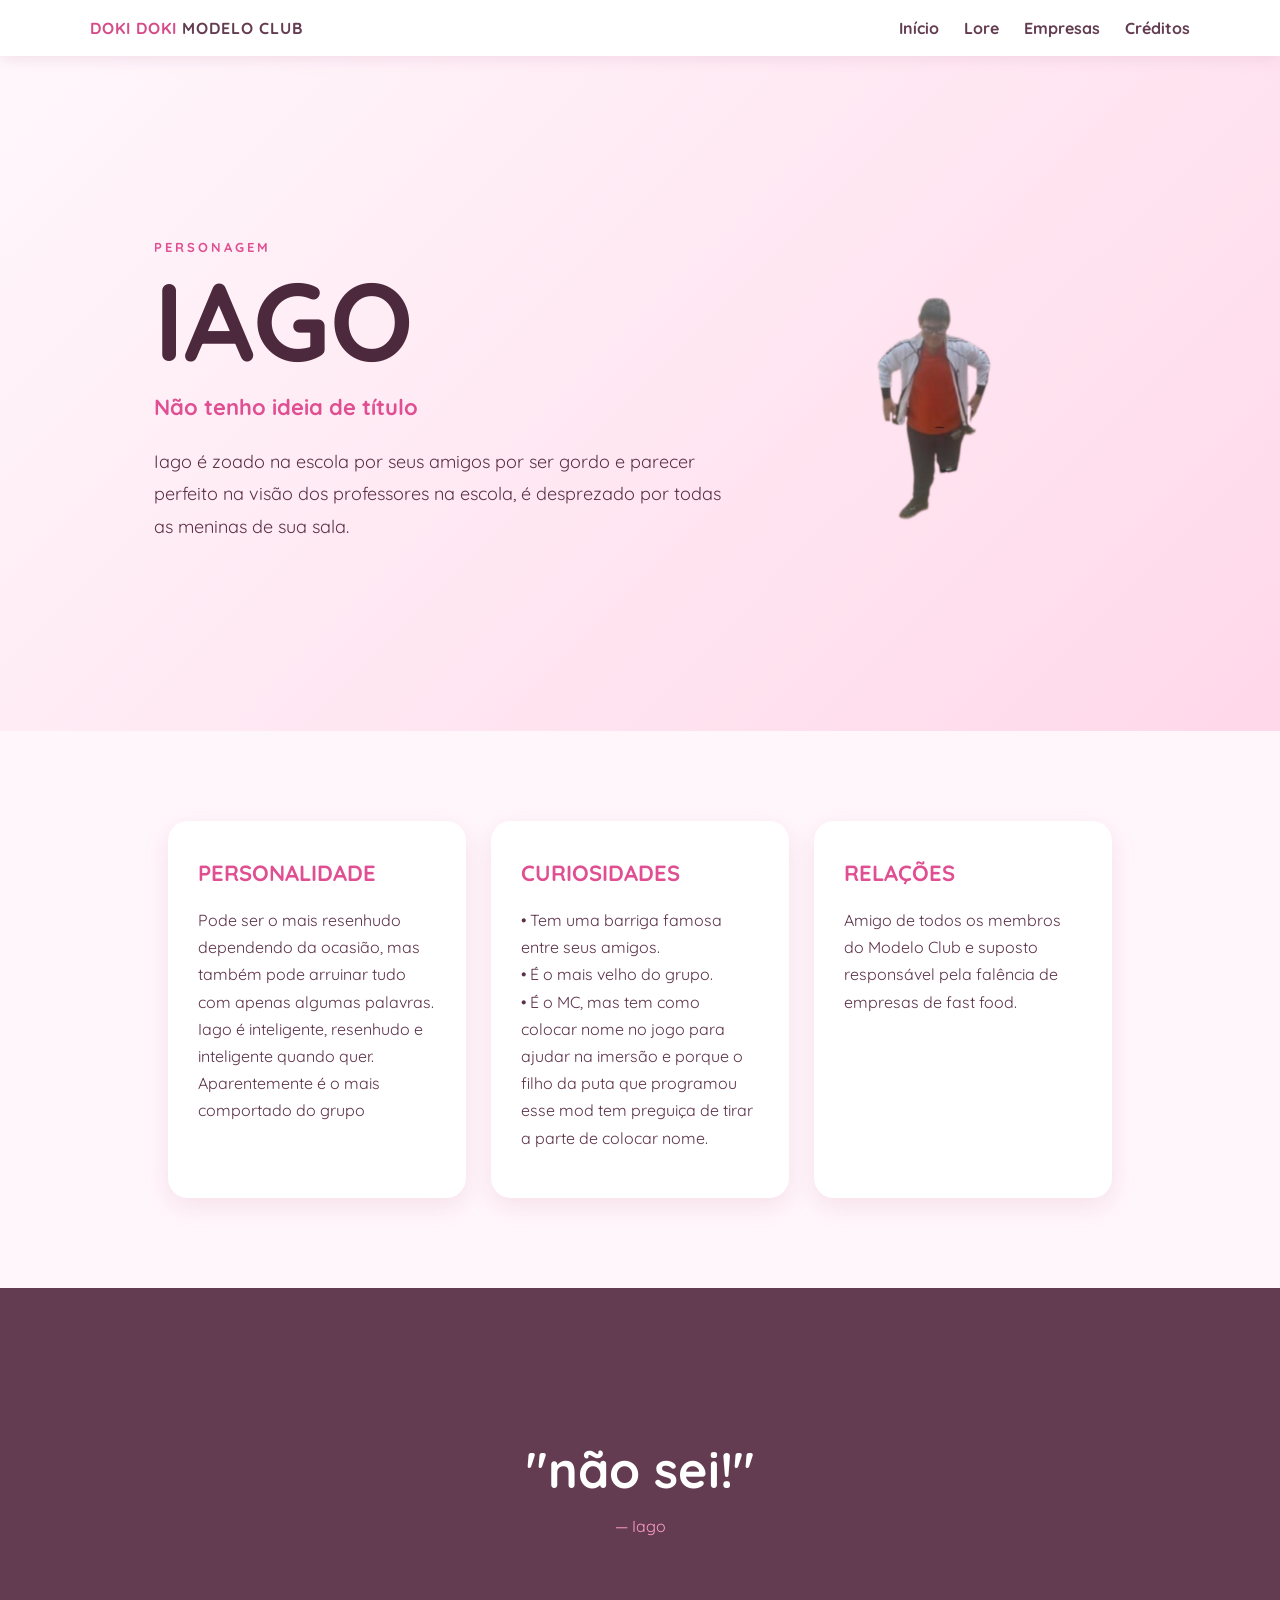
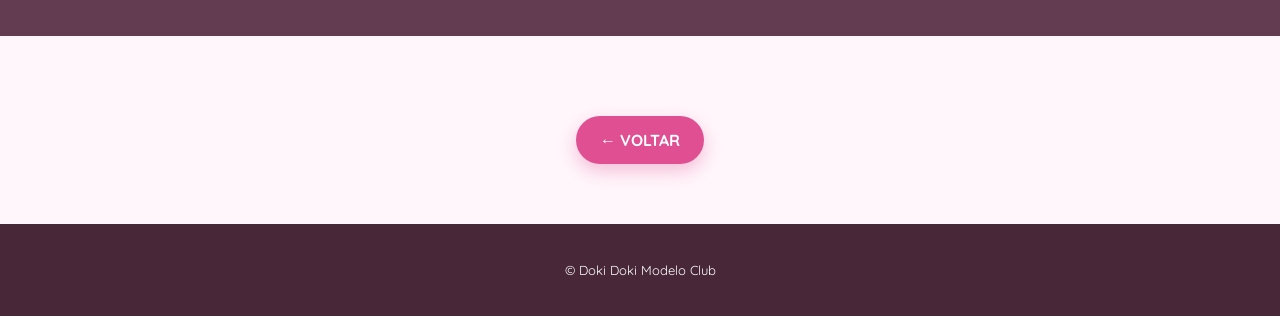
<file: iago.html>
<!DOCTYPE html>

<html>

<head>
    <meta name="viewport" content="width=device-width, initial-scale=1.0">

    <title>IAGO | DOKI DOKI MODELO CLUB</title>

    <link rel="stylesheet" href="style.css">

</head>


<body>

    <header class="topbar">

        <div class="logo">
            DOKI DOKI <span>MODELO CLUB</span>
        </div>

        <nav>
            <a href="index.html">Início</a>
            <a href="lore.html">Lore</a>
            <a href="empresas.html">Empresas</a>
            <a href="creditos.html">Créditos</a>
        </nav>

    </header>


    <main class="personagem-page">


        <!-- APRESENTAÇÃO -->

        <section class="personagem-hero">

            <div class="personagem-texto">

                <p class="eyebrow">
                    PERSONAGEM
                </p>

                <h1>
                    IAGO
                </h1>

                <p class="personagem-apelido">
                    Não tenho ideia de título
                </p>

                <p class="personagem-descricao">

                    Iago é zoado na escola por seus amigos por ser gordo e parecer perfeito na visão dos professores na escola, é desprezado por todas as meninas de sua sala.

                </p>

            </div>


            <div class="personagem-imagem">

                <img
                    src="assets/personagens/iago_menu.png"
                    alt="Vyuri"
                >

            </div>

        </section>


        <!-- INFORMAÇÕES -->

        <section class="personagem-info">

            <div class="info-card">

                <h2>
                    PERSONALIDADE
                </h2>

                <p>
                    Pode ser o mais resenhudo dependendo da ocasião, mas também pode arruinar tudo com apenas algumas palavras.
                    Iago é inteligente, resenhudo e inteligente quando quer. Aparentemente é o mais comportado do grupo
                </p>

            </div>


            <div class="info-card">

                <h2>
                    CURIOSIDADES
                </h2>

                <p>
                    • Tem uma barriga famosa entre seus amigos.
                    <br>
                    • É o mais velho do grupo.
                    <br>
                    • É o MC, mas tem como colocar nome no jogo para ajudar na imersão e porque o filho da puta que programou esse mod tem preguiça de tirar a parte de colocar nome.
                </p>

            </div>


            <div class="info-card">

                <h2>
                    RELAÇÕES
                </h2>

                <p>
                    Amigo de todos os membros do Modelo Club e
                    suposto responsável pela falência de empresas de fast food.
                </p>

            </div>

        </section>


        <!-- CITAÇÃO -->

        <section class="personagem-quote">

            <p>
                "não sei!"
            </p>

            <span>
                — Iago
            </span>

        </section>


        <!-- VOLTAR -->

        <section class="personagem-voltar">

            <a href="index.html" class="button">
                ← VOLTAR
            </a>

        </section>


    </main>


    <footer>

        <p>
            © Doki Doki Modelo Club
        </p>

    </footer>

</body>

</html>
</file>
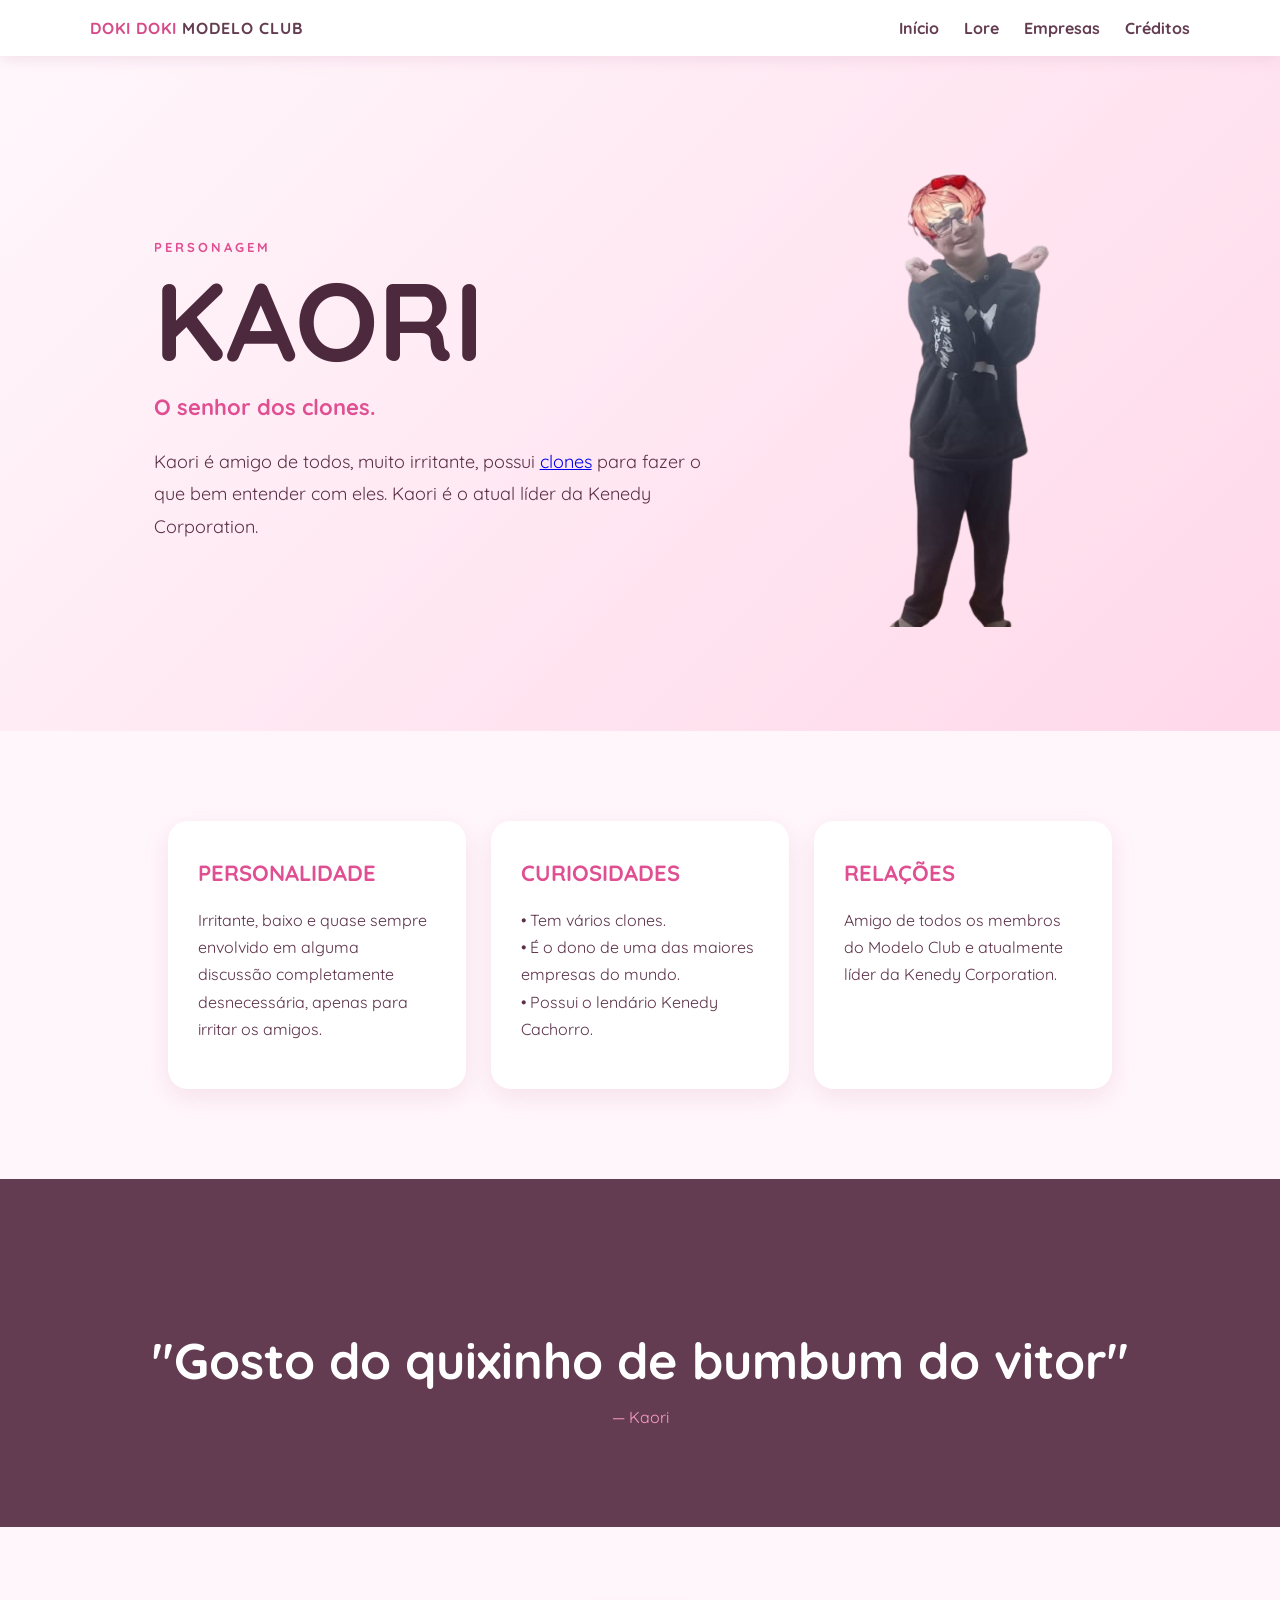
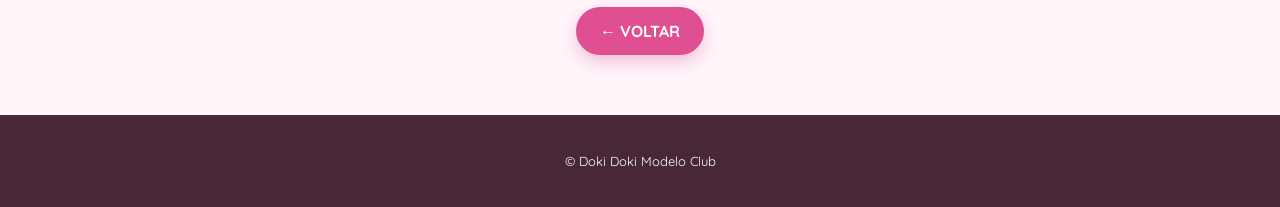
<file: kaori.html>
<!DOCTYPE html>

<html>

<head>
    <meta name="viewport" content="width=device-width, initial-scale=1.0">

    <title>KAORI | DOKI DOKI MODELO CLUB</title>

    <link rel="stylesheet" href="style.css">

</head>


<body>

    <header class="topbar">

        <div class="logo">
            DOKI DOKI <span>MODELO CLUB</span>
        </div>

        <nav>
            <a href="index.html">Início</a>
            <a href="lore.html">Lore</a>
            <a href="empresas.html">Empresas</a>
            <a href="creditos.html">Créditos</a>
        </nav>

    </header>


    <main class="personagem-page">


        <!-- APRESENTAÇÃO -->

        <section class="personagem-hero">

            <div class="personagem-texto">

                <p class="eyebrow">
                    PERSONAGEM
                </p>

                <h1>
                    KAORI
                </h1>

                <p class="personagem-apelido">
                    O senhor dos clones.
                </p>

                <p class="personagem-descricao">

                    Kaori é amigo de todos, muito irritante, possui <a href=clones.html >clones</a> para fazer o que bem entender com eles. Kaori é o atual líder da Kenedy Corporation.

                </p>

            </div>


            <div class="personagem-imagem">

                <img
                    src="assets/personagens/kenedy_menu.png"
                    alt="Kenedy"
                >

            </div>

        </section>


        <!-- INFORMAÇÕES -->

        <section class="personagem-info">

            <div class="info-card">

                <h2>
                    PERSONALIDADE
                </h2>

                <p>
                    Irritante, baixo e quase sempre envolvido
                    em alguma discussão completamente desnecessária, apenas para irritar os amigos.
                </p>

            </div>


            <div class="info-card">

                <h2>
                    CURIOSIDADES
                </h2>

                <p>
                    • Tem vários clones.
                    <br>
                    • É o dono de uma das maiores empresas do mundo.
                    <br>
                    • Possui o lendário Kenedy Cachorro.
                </p>

            </div>


            <div class="info-card">

                <h2>
                    RELAÇÕES
                </h2>

                <p>
                    Amigo de todos os membros do Modelo Club e
                    atualmente líder da Kenedy Corporation.
                </p>

            </div>

        </section>


        <!-- CITAÇÃO -->

        <section class="personagem-quote">

            <p>
                "Gosto do quixinho de bumbum do vitor"
            </p>

            <span>
                — Kaori
            </span>

        </section>


        <!-- VOLTAR -->

        <section class="personagem-voltar">

            <a href="index.html" class="button">
                ← VOLTAR
            </a>

        </section>


    </main>


    <footer>

        <p>
            © Doki Doki Modelo Club
        </p>

    </footer>

</body>

</html>
</file>
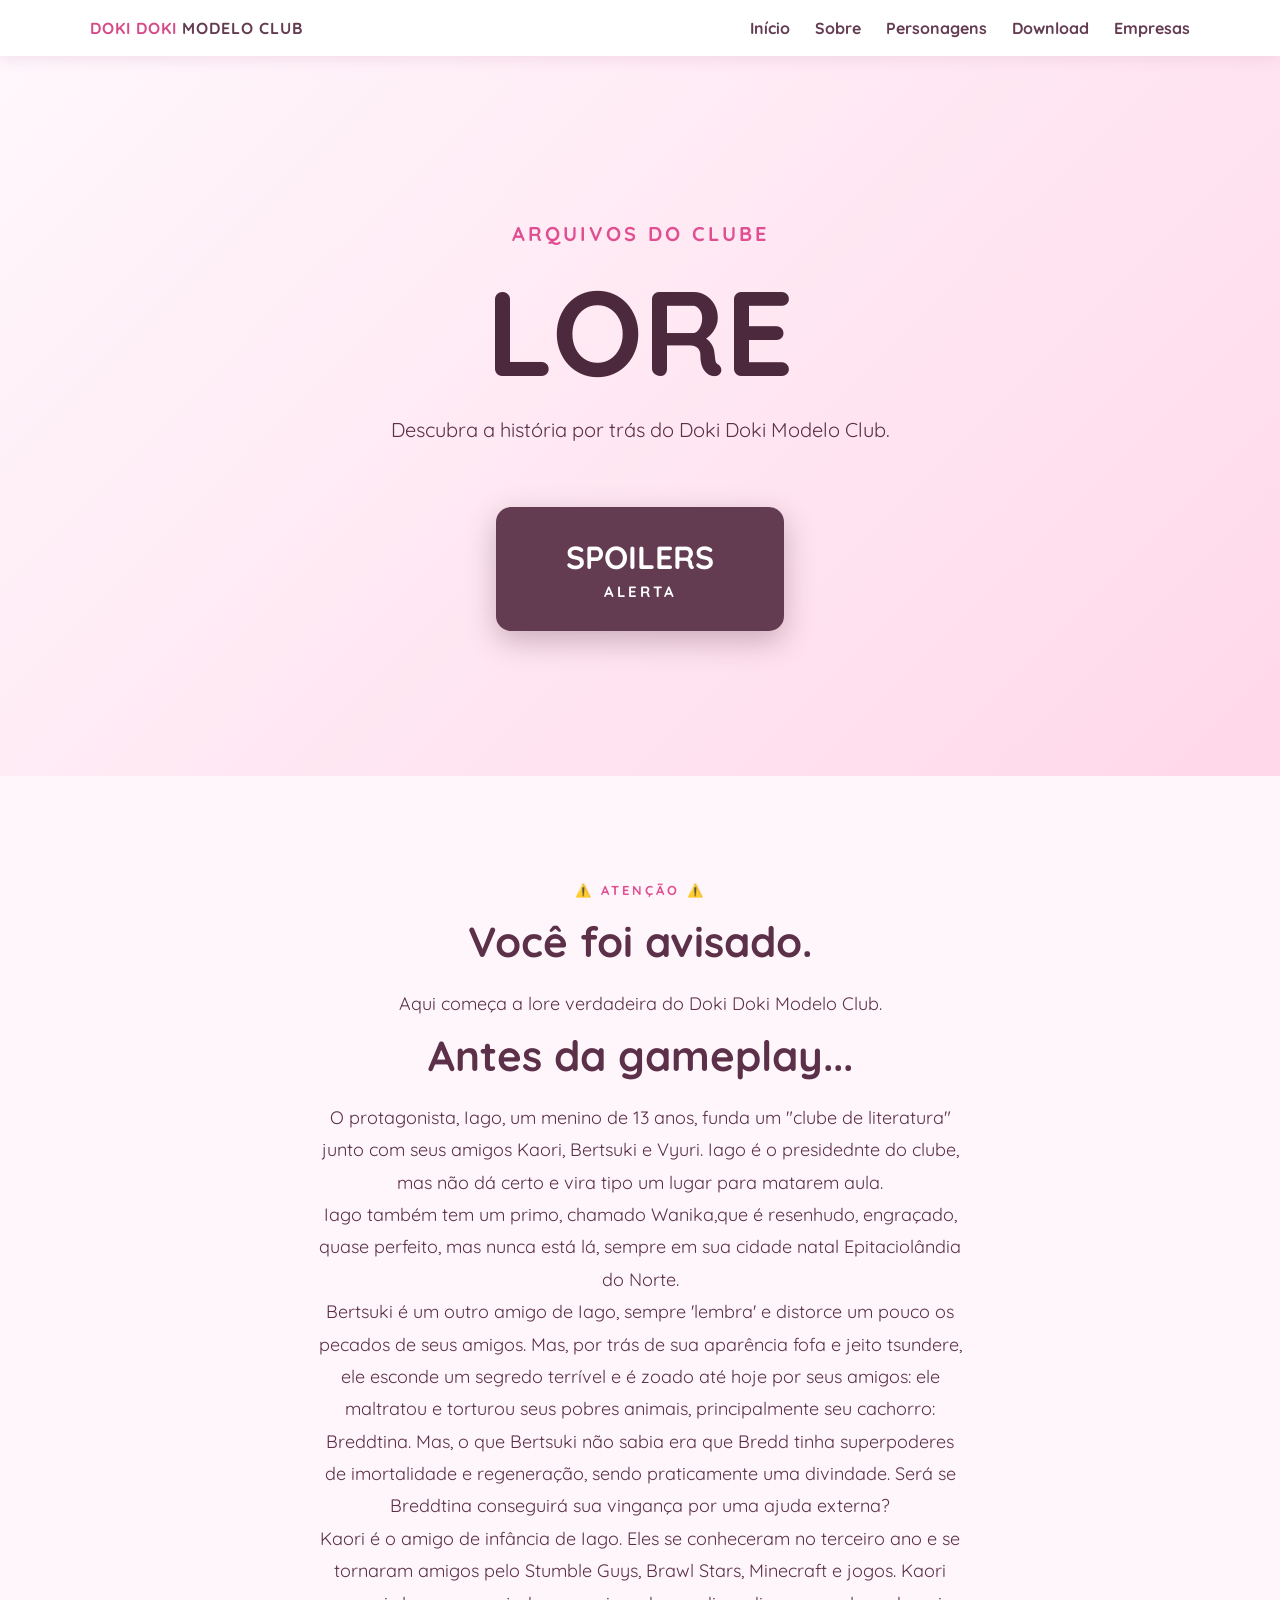
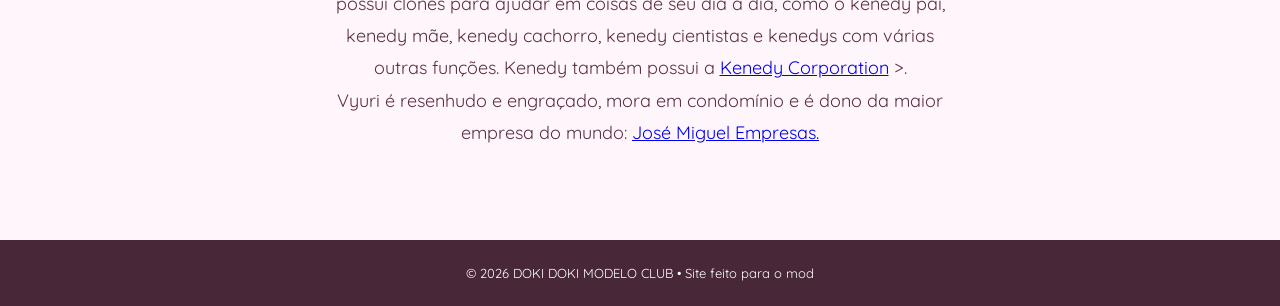
<file: lore.html>
<!doctype html>
<html lang="pt-BR">
<head>
    <meta charset="utf-8">
    <meta name="viewport" content="width=device-width, initial-scale=1.0">
    <title>LORE — Doki Doki Modelo Club</title>
    <link rel="stylesheet" href="style.css">
</head>

<body>

<header class="topbar">
    <div class="logo">DOKI DOKI <span>MODELO CLUB</span></div>

    <nav>
        <a href="index.html">Início</a>
        <a href="index.html#sobre">Sobre</a>
        <a href="index.html#personagens">Personagens</a>
        <a href="index.html#download">Download</a>
        <a href="empresas.html">Empresas</a>
    </nav>
</header>

<main>

    <section class="lore-hero">
        <p class="eyebrow">ARQUIVOS DO CLUBE</p>
        <h1>LORE</h1>
        <p>Descubra a história por trás do Doki Doki Modelo Club.</p>

        <a class="spoiler-button" href="#spoilers">
            SPOILERS
            <span>ALERTA</span>
        </a>
    </section>

    <section id="spoilers" class="section lore-content">
        <p class="eyebrow">⚠️ ATENÇÃO ⚠️</p>
        <h2>Você foi avisado.</h2>

        <p>
            Aqui começa a lore verdadeira do Doki Doki Modelo Club.
        </p>

        <h2>Antes da gameplay...</h2>

        <p>
            O protagonista, Iago, um menino de 13 anos, funda um "clube de literatura" junto com seus amigos Kaori, Bertsuki e Vyuri. Iago é o presidednte do clube, mas não dá certo e vira tipo um lugar para matarem aula. <br>
            Iago também tem um primo, chamado Wanika,que é resenhudo, engraçado, quase perfeito, mas nunca está lá, sempre em sua cidade natal Epitaciolândia do Norte. <br>
            Bertsuki é um outro amigo de Iago, sempre 'lembra' e distorce um pouco os pecados de seus amigos. Mas, por trás de sua aparência fofa e jeito tsundere, ele esconde um segredo terrível e é zoado até hoje por seus amigos: ele maltratou e torturou seus pobres animais, principalmente seu cachorro: Breddtina. Mas, o que Bertsuki não sabia era que Bredd tinha superpoderes de imortalidade e regeneração, sendo praticamente uma divindade. Será se Breddtina conseguirá sua vingança por uma ajuda externa?<br>
            Kaori é o amigo de infância de Iago. Eles se conheceram no terceiro ano e se tornaram amigos pelo Stumble Guys, Brawl Stars, Minecraft e jogos. Kaori possui clones para ajudar em coisas de seu dia a dia, como o kenedy pai, kenedy mãe, kenedy cachorro, kenedy cientistas e kenedys com várias outras funções. Kenedy também possui a <a href="kenedy corporation.html"> Kenedy Corporation</a> >.<br>
            Vyuri é resenhudo e engraçado, mora em condomínio e é dono da maior empresa do mundo: <a href="jose_miguel_empresas.html"> José Miguel Empresas.</a>
            </p>

        
    </section>

</main>

<footer>
    © 2026 DOKI DOKI MODELO CLUB • Site feito para o mod
</footer>

</body>
</html>
</file>
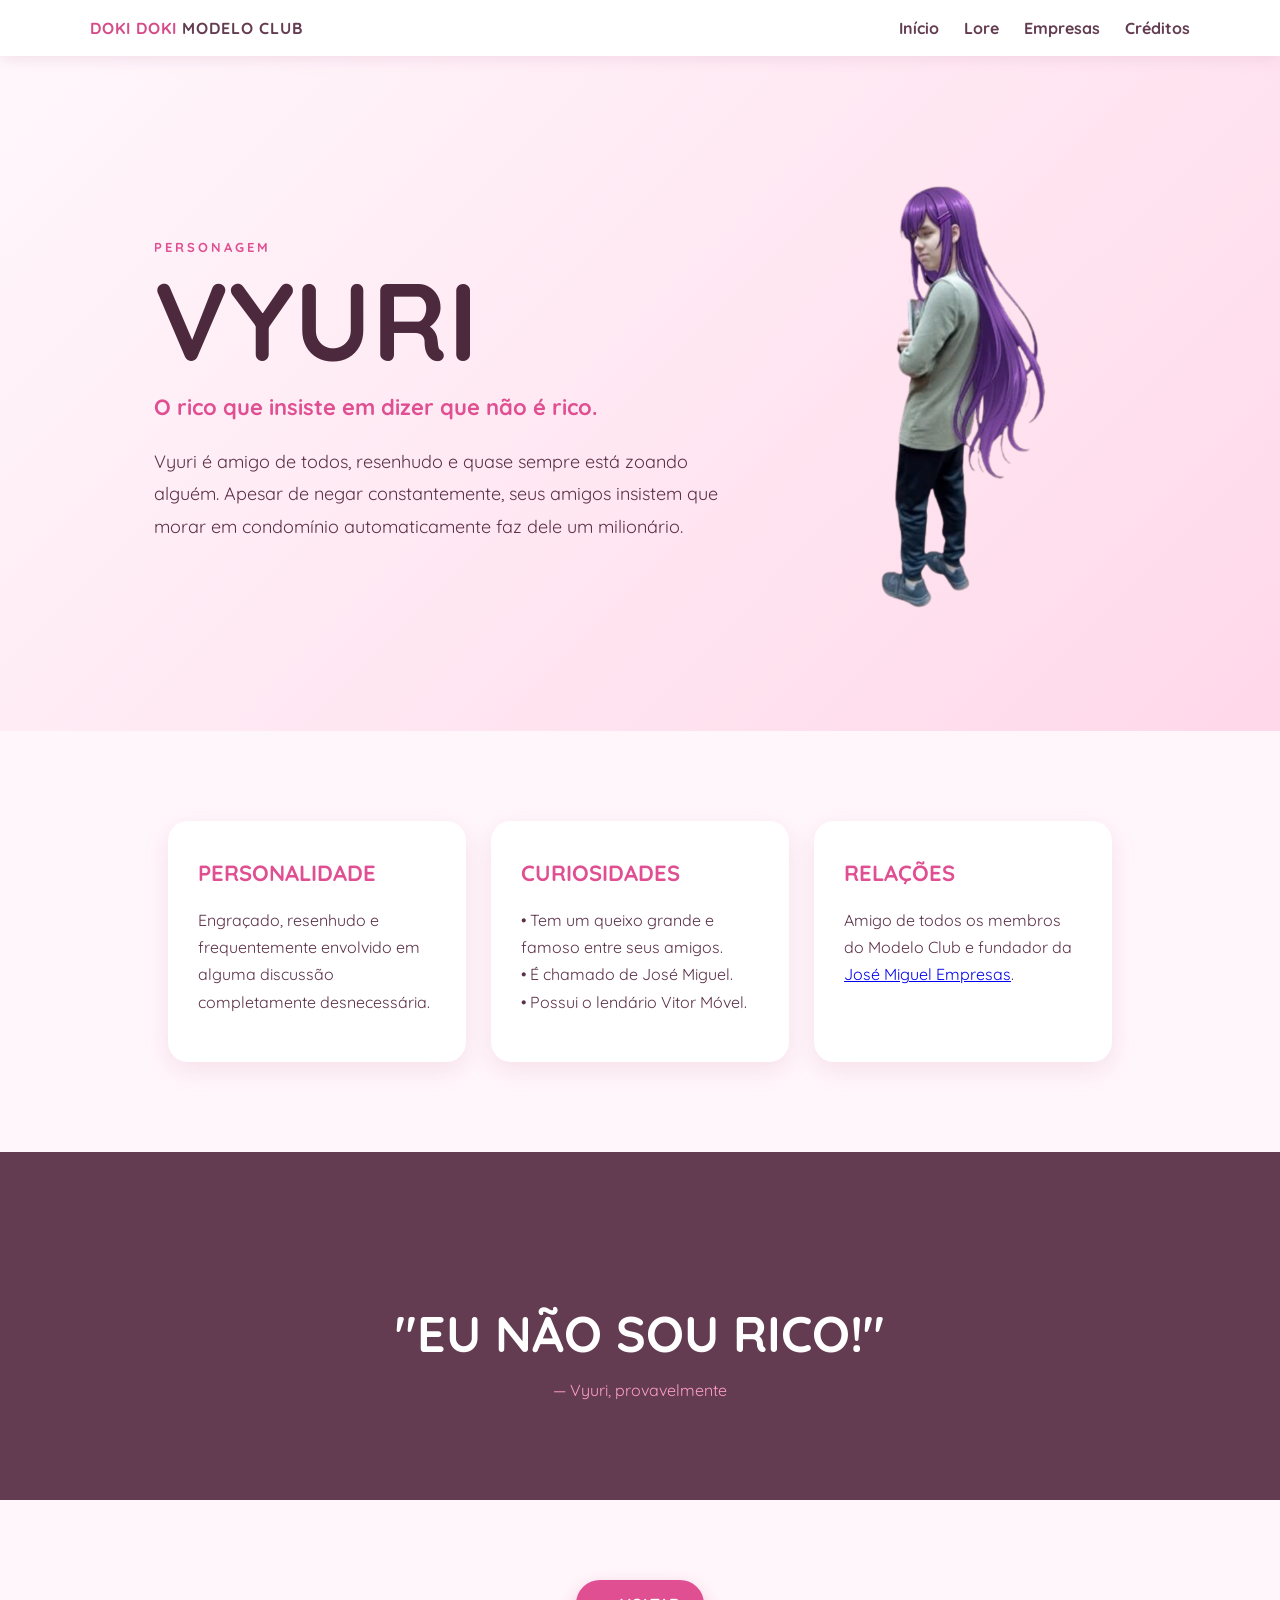
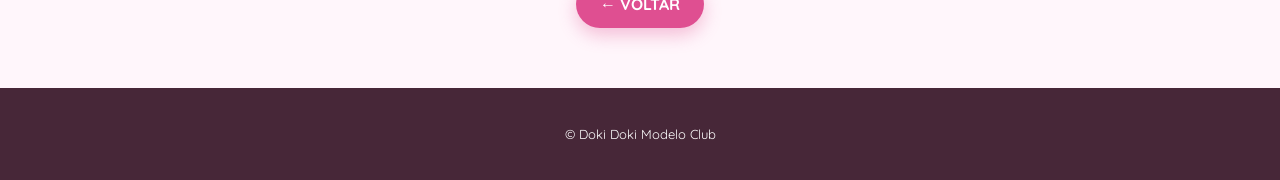
<file: vyuri.html>
<!DOCTYPE html>

<html>

<head>
    <meta name="viewport" content="width=device-width, initial-scale=1.0">

    <title>VYURI | DOKI DOKI MODELO CLUB</title>

    <link rel="stylesheet" href="style.css">

</head>


<body>

    <header class="topbar">

        <div class="logo">
            DOKI DOKI <span>MODELO CLUB</span>
        </div>

        <nav>
            <a href="index.html">Início</a>
            <a href="lore.html">Lore</a>
            <a href="empresas.html">Empresas</a>
            <a href="creditos.html">Créditos</a>
        </nav>

    </header>


    <main class="personagem-page">


        <!-- APRESENTAÇÃO -->

        <section class="personagem-hero">

            <div class="personagem-texto">

                <p class="eyebrow">
                    PERSONAGEM
                </p>

                <h1>
                    VYURI
                </h1>

                <p class="personagem-apelido">
                    O rico que insiste em dizer que não é rico.
                </p>

                <p class="personagem-descricao">

                    Vyuri é amigo de todos, resenhudo e quase sempre
                    está zoando alguém. Apesar de negar constantemente,
                    seus amigos insistem que morar em condomínio
                    automaticamente faz dele um milionário.

                </p>

            </div>


            <div class="personagem-imagem">

                <img
                    src="assets/personagens/vyuri_menu.png"
                    alt="Vyuri"
                >

            </div>

        </section>


        <!-- INFORMAÇÕES -->

        <section class="personagem-info">

            <div class="info-card">

                <h2>
                    PERSONALIDADE
                </h2>

                <p>
                    Engraçado, resenhudo e frequentemente envolvido
                    em alguma discussão completamente desnecessária.
                </p>

            </div>


            <div class="info-card">

                <h2>
                    CURIOSIDADES
                </h2>

                <p>
                    • Tem um queixo grande e famoso entre seus amigos.
                    <br>
                    • É chamado de José Miguel.
                    <br>
                    • Possui o lendário Vitor Móvel.
                </p>

            </div>


            <div class="info-card">

                <h2>
                    RELAÇÕES
                </h2>

                <p>
                    Amigo de todos os membros do Modelo Club e
                    fundador da <a href="empresas.html">José Miguel Empresas</a>.
                </p>

            </div>

        </section>


        <!-- CITAÇÃO -->

        <section class="personagem-quote">

            <p>
                "EU NÃO SOU RICO!"
            </p>

            <span>
                — Vyuri, provavelmente
            </span>

        </section>


        <!-- VOLTAR -->

        <section class="personagem-voltar">

            <a href="index.html" class="button">
                ← VOLTAR
            </a>

        </section>


    </main>


    <footer>

        <p>
            © Doki Doki Modelo Club
        </p>

    </footer>

</body>

</html>
</file>
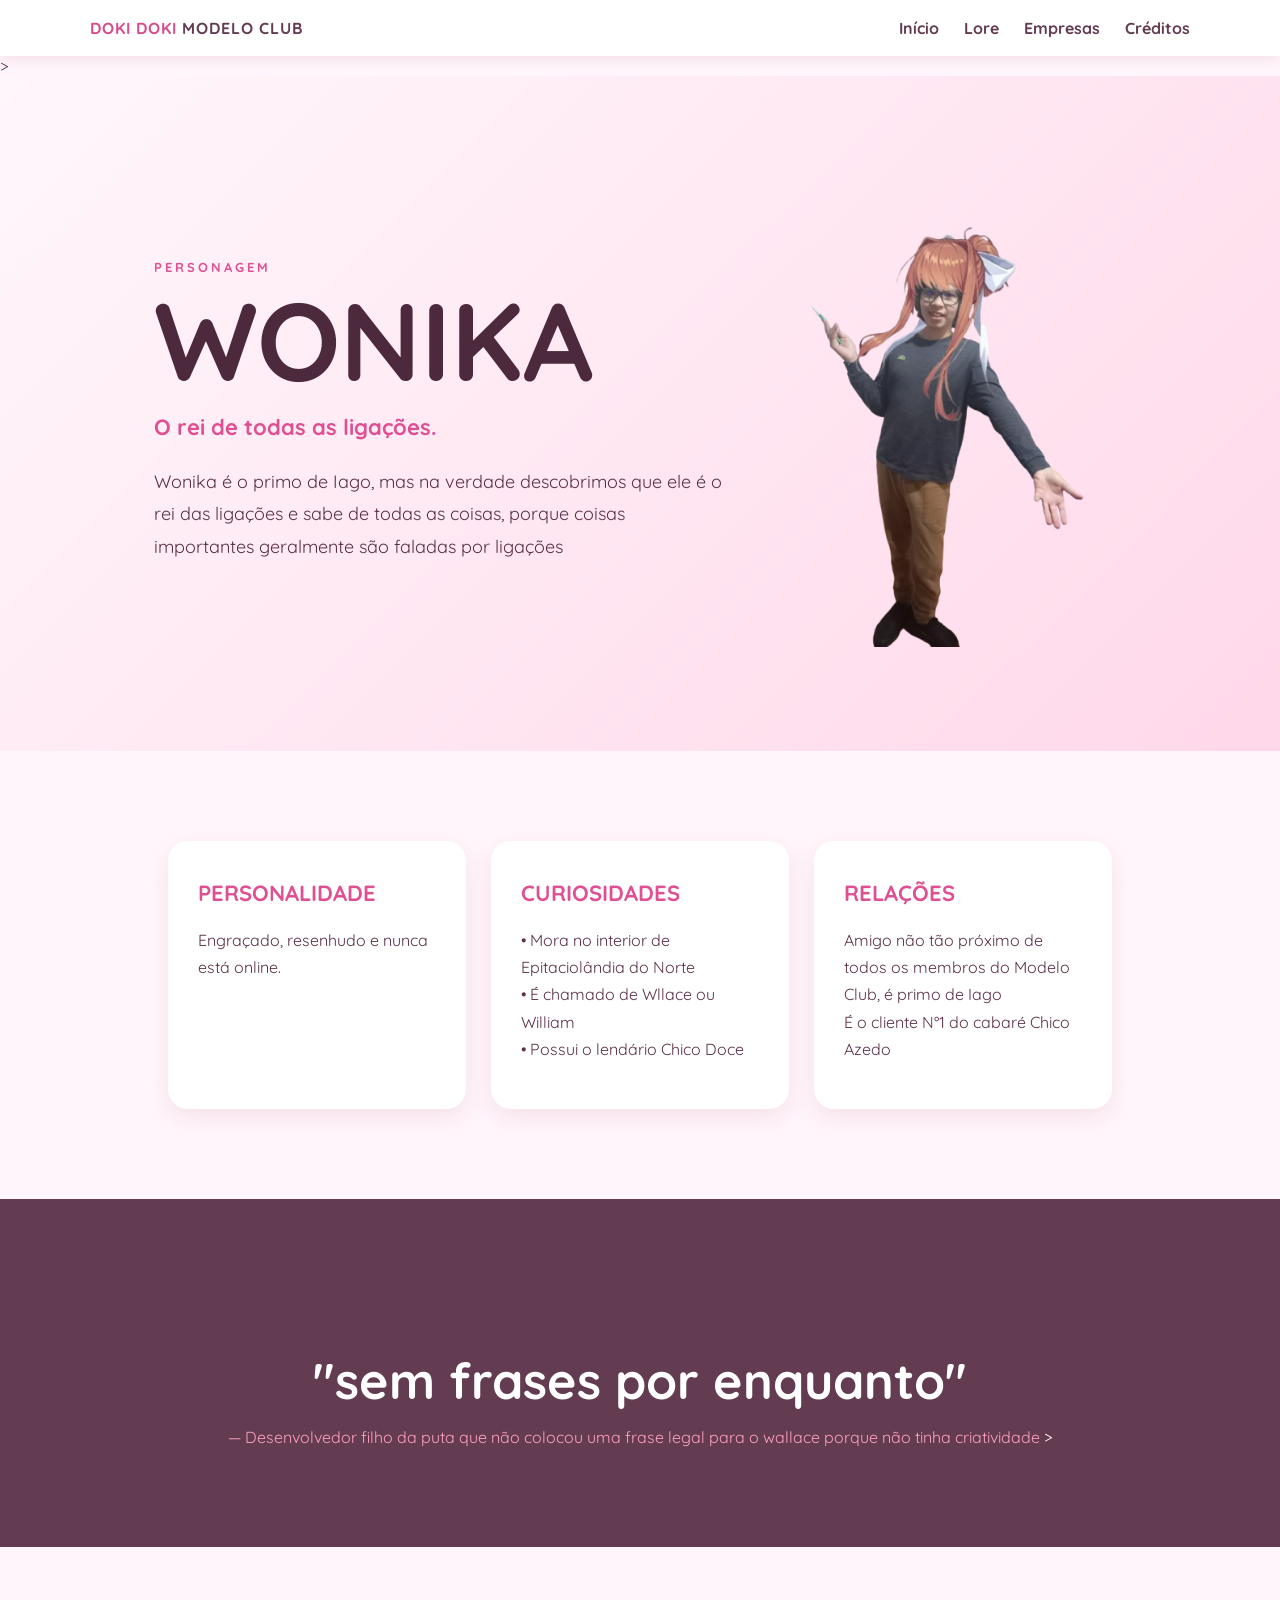
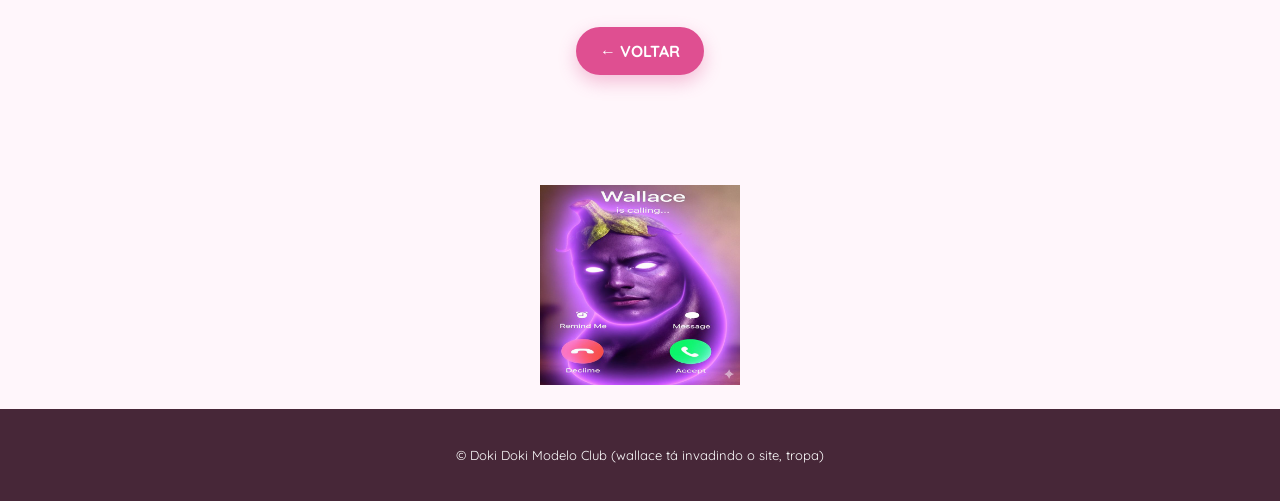
<file: wonika.html>
<!DOCTYPE html>

<html>

<head>
    <meta name="viewport" content="width=device-width, initial-scale=1.0">

    <title>WONIKA | DOKI DOKI MODELO CLUB</title>

    <link rel="stylesheet" href="style.css">

</head>


<body>

    <header class="topbar">

        <div class="logo">
            DOKI DOKI <span>MODELO CLUB</span>
        </div>

        <nav>
            <a href="index.html">Início</a>
            <a href="lore.html">Lore</a>
            <a href="empresas.html">Empresas</a>
            <a href="creditos.html">Créditos</a>
        </nav>

    </header>


    <main class="personagem-page">

> 
        <!-- APRESENTAÇÃO -->

        <section class="personagem-hero">

            <div class="personagem-texto">

                <p class="eyebrow">
                    PERSONAGEM
                </p>

                <h1>
                    WONIKA
                </h1>

                <p class="personagem-apelido">
                    O rei de todas as ligações.
                </p>

                <p class="personagem-descricao">

                    Wonika é o primo de Iago, mas na verdade descobrimos que ele é o rei das ligações e sabe de todas as coisas, porque coisas importantes geralmente são faladas por ligações

                </p>

            </div>


            <div class="personagem-imagem">

                <img
                    src="assets/personagens/wallan_menu.png"
                    alt="Wonika"
                >

            </div>

        </section>


        <!-- INFORMAÇÕES -->

        <section class="personagem-info">

            <div class="info-card">

                <h2>
                    PERSONALIDADE
                </h2>

                <p>
                    Engraçado, resenhudo e nunca está online.               </p>

            </div>


            <div class="info-card">

                <h2>
                    CURIOSIDADES
                </h2>

                <p>
                    • Mora no interior de Epitaciolândia do Norte
                    <br>
                    • É chamado de Wllace ou William
                    <br>
                    • Possui o lendário Chico Doce
                </p>

            </div>


            <div class="info-card">

                <h2>
                    RELAÇÕES
                </h2>

                <p>
                    Amigo não tão próximo de todos os membros do Modelo Club, é primo de Iago<br>
                    É o cliente N°1 do cabaré Chico Azedo
                </p>

            </div>

        </section>


        <!-- CITAÇÃO -->

        <section class="personagem-quote">

            <p>
                "sem frases por enquanto"
            </p>

            <span>
                — Desenvolvedor filho da puta que não colocou uma frase legal para o wallace porque não tinha criatividade
            </span>
            
    >
        </section>


        <!-- VOLTAR -->

        <section class="personagem-voltar">

            <a href="index.html" class="button">
                ← VOLTAR
            </a>

        </section>


    </main>


    <section class="wallace-final">
    <img src="assets/personagens/wallace.jpeg" alt="Wallace">
</section>

<footer>
    <p>
        © Doki Doki Modelo Club (wallace tá invadindo o site, tropa)
    </p>
</footer>

</body>

</html>
</file>
<file: style.css>
@import url('https://fonts.googleapis.com/css2?family=Quicksand:wght@400;500;700&display=swap');

/* =========================
   BASE
========================= */

* {
    box-sizing: border-box;
}

html {
    scroll-behavior: smooth;
}

body {
    margin: 0;
    font-family: Quicksand, Arial, sans-serif;
    color: #5b3048;
    background: #fff6fb;
}


/* =========================
   BARRA DE NAVEGAÇÃO
========================= */

.topbar {
    position: sticky;
    top: 0;
    z-index: 10;
    display: flex;
    justify-content: space-between;
    align-items: center;
    padding: 18px 7%;
    background: #fff;
    box-shadow: 0 2px 15px #d9a9c055;
}

.logo {
    font-weight: 700;
    color: #d64b88;
    letter-spacing: 1px;
}

.logo span {
    color: #633c51;
}

nav {
    display: flex;
    gap: 25px;
}

nav a {
    color: #633c51;
    text-decoration: none;
    font-weight: 700;
}

nav a:hover {
    color: #df4f91;
}


/* =========================
   HERO
========================= */

.hero {
    min-height: 82vh;
    display: flex;
    align-items: center;
    justify-content: space-between;
    padding: 70px 10%;
    background: linear-gradient(135deg, #fff7fc, #ffd8e9);
}

.hero-text {
    max-width: 650px;
}

.eyebrow {
    font-size: 13px;
    letter-spacing: 3px;
    font-weight: 700;
    color: #df4f91;
}

h1 {
    font-size: clamp(45px, 7vw, 88px);
    line-height: .92;
    margin: 15px 0;
    color: #4d293d;
}

h1 span {
    color: #df4f91;
}

h2 {
    font-size: 42px;
    margin: 8px 0 20px;
}

.hero p {
    font-size: 20px;
}


/* =========================
   BOTÕES
========================= */

.button {
    display: inline-block;
    margin-top: 20px;
    padding: 14px 24px;
    border-radius: 30px;
    background: #df4f91;
    color: white;
    text-decoration: none;
    font-weight: 700;
    box-shadow: 0 7px 18px #df4f9155;
}

.button:hover {
    transform: translateY(-2px);
}

.secondary {
    background: #633c51;
}


/* =========================
   HERO CARD
========================= */

.hero-card {
    width: 300px;
    height: 330px;
    border-radius: 25px;
    background: #fff;
    display: flex;
    flex-direction: column;
    align-items: center;
    justify-content: center;
    text-align: center;
    padding: 30px;
    box-shadow: 15px 20px 45px #b85a7b33;
    transform: rotate(3deg);
}

.hero-heart {
    font-size: 120px;
    color: #df4f91;
}


/* =========================
   SEÇÕES
========================= */

.section {
    padding: 90px 10%;
    text-align: center;
}

.section > p:not(.eyebrow) {
    max-width: 700px;
    margin: auto;
    font-size: 18px;
}


/* =========================
   CARDS
========================= */

.cards {
    display: grid;
    grid-template-columns: repeat(4, 1fr);
    gap: 22px;
    margin-top: 40px;
}

.cards article {
    background: #fff;
    padding: 20px;
    border-radius: 18px;
    box-shadow: 0 8px 25px #b85a7b22;
}

.character-card {
    display: block;
    text-decoration: none;
    color: inherit;
}

.character-card article {
    height: 100%;
    transition: transform 0.2s, box-shadow 0.2s;
}

.character-card:hover article {
    transform: translateY(-8px);
    box-shadow: 0 15px 30px #b85a7b44;
}


/* =========================
   RETRATOS
========================= */

.portrait {
    height: 180px;
    border-radius: 12px;
    display: flex;
    justify-content: center;
    align-items: flex-end;
    overflow: hidden;
    background-size: cover;
    background-position: center;
}

.portrait img {
    max-width: 100%;
    max-height: 180px;
    width: auto;
    height: auto;
    object-fit: contain;
}


/* Fundos individuais */

.portrait.vyuri {
    background-image: url("assets/bg/vyuri_room.jpeg");
}

.portrait.kaori {
    background-image: url("assets/bg/quarto_kaori.webp");
}

.portrait.bertsuki {
    background-image: url("assets/bg/bertsuki_room.png");
}

.portrait.wonika {
    background-image: url("assets/bg/wonika_room.jpeg");
}


/* =========================
   DOWNLOAD
========================= */

.download {
    text-align: center;
    padding: 100px 10%;
    background: #633c51;
    color: #fff;
}

.download .eyebrow {
    color: #ff9fc4;
}

.download h2 {
    color: #fff;
}

.downloads {
    display: flex;
    gap: 15px;
    justify-content: center;
    flex-wrap: wrap;
}

.download small {
    display: block;
    margin-top: 30px;
    opacity: .7;
}


/* =========================
   FOOTER
========================= */

footer {
    text-align: center;
    padding: 25px;
    background: #472738;
    color: #fff;
    font-size: 13px;
}


/* =========================
   LORE
========================= */

.lore-button {
    color: #df4f91;
    font-weight: 700;
    text-decoration: underline;
    cursor: pointer;
}

.lore-hero {
    min-height: 80vh;
    display: flex;
    flex-direction: column;
    align-items: center;
    justify-content: center;
    text-align: center;
    padding: 80px 10%;
    background: linear-gradient(135deg, #fff7fc, #ffd8e9);
}

.lore-hero h1 {
    font-size: clamp(60px, 10vw, 120px);
    margin: 10px 0;
}

.lore-hero p {
    font-size: 20px;
}

.lore-content {
    max-width: 900px;
    margin: auto;
}

.lore-content p {
    line-height: 1.8;
}


/* =========================
   SPOILER
========================= */

.spoiler-button {
    margin-top: 45px;
    padding: 30px 70px;
    border-radius: 15px;
    background: #633c51;
    color: white;
    text-decoration: none;
    font-size: 32px;
    font-weight: 700;
    box-shadow: 0 10px 30px #633c5155;
    transition: .2s;
}

.spoiler-button:hover {
    transform: scale(1.05);
    background: #df4f91;
}

.spoiler-button span {
    display: block;
    font-size: 15px;
    letter-spacing: 3px;
    margin-top: 5px;
}


/* =========================
   NEGUINHO
========================= */

.neguinho {
    position: fixed;
    bottom: 10px;
    right: 15px;
    width: 80px;
    height: auto;
    z-index: 100;
    cursor: pointer;
}

.neguinho-page {
    min-height: 100vh;
    display: flex;
    flex-direction: column;
    align-items: center;
    justify-content: center;
    text-align: center;
    padding: 40px;
    background: #fff6fb;
}

.neguinho-page h1 {
    font-size: clamp(25px, 5vw, 55px);
    color: #df4f91;
}

.neguinho-grande {
    max-width: 500px;
    width: 80%;
    height: auto;
    margin: 20px 0;
}


/* =========================
   PÁGINA DO WONIKA
========================= */

.pagina-wonika {
    margin: 40px;
}

.titulo-wonika {
    display: flex;
    align-items: center;
    gap: 20px;
}

.foto-wonika {
    width: 200px;
    height: auto;
    transform: translateY(-70px);
}

.pagina-wonika p {
    transform: translateY(-80px);
    font-size: 32px;
}

.pagina-wonika h1 {
    transform: translateY(-120px);
}


/* =========================
   RESPONSIVIDADE
========================= */

@media (max-width: 800px) {

    .topbar {
        flex-direction: column;
        gap: 12px;
    }

    nav {
        gap: 12px;
        flex-wrap: wrap;
        justify-content: center;
    }

    .hero {
        flex-direction: column;
        gap: 50px;
        text-align: center;
    }

    .hero-card {
        width: 250px;
        height: 270px;
    }

    .cards {
        grid-template-columns: 1fr 1fr;
    }

    h2 {
        font-size: 34px;
    }
}

@media (max-width: 500px) {

    .cards {
        grid-template-columns: 1fr;
    }

    nav a {
        font-size: 13px;
    }
}
/* =========================
PÁGINA DE EMPRESAS
========================= */

.empresas-page {
background: #fff6fb;
}

.empresas-hero {
min-height: 60vh;
display: flex;
flex-direction: column;
align-items: center;
justify-content: center;
text-align: center;
padding: 80px 10%;
background: linear-gradient(135deg, #fff7fc, #ffd8e9);
}

.empresas-hero h1 {
font-size: clamp(50px, 8vw, 100px);
}

.empresas-hero p:not(.eyebrow) {
max-width: 700px;
font-size: 19px;
}

/* LISTA DE EMPRESAS */

.empresas-lista {
max-width: 1200px;
margin: auto;
padding: 80px 10%;
}

/* CARD DA EMPRESA */

.empresa {
display: flex;
justify-content: space-between;
align-items: center;
gap: 50px;
margin-bottom: 60px;
padding: 50px;
background: white;
border-radius: 25px;
box-shadow: 0 10px 30px #b85a7b22;
}

.empresa-info {
flex: 1;
}

.empresa-info h2 {
font-size: 38px;
}

.empresa-info p {
line-height: 1.7;
}

/* TIPO DA EMPRESA */

.empresa-tipo {
font-size: 12px;
letter-spacing: 3px;
font-weight: 700;
color: #df4f91;
}

/* DETALHES */

.empresa-detalhes {
display: flex;
gap: 30px;
flex-wrap: wrap;
margin: 30px 0;
}

.empresa-detalhes div {
display: flex;
flex-direction: column;
}

.empresa-detalhes strong {
color: #df4f91;
}

.empresa-detalhes span {
font-size: 14px;
}

/* LOGO DA EMPRESA */

.empresa-logo {
min-width: 250px;
height: 250px;
display: flex;
flex-direction: column;
align-items: center;
justify-content: center;
text-align: center;
border-radius: 25px;
color: white;
}

.empresa-logo h3 {
font-size: 90px;
margin: 0;
}

.empresa-logo p {
font-weight: 700;
letter-spacing: 2px;
}

/* JOSÉ MIGUEL EMPRESAS */

.jose-logo {
background: linear-gradient(
135deg,
#d64b88,
#633c51
);
}

/* KENEDY CORPORATION */

.kenedy-logo {
background: linear-gradient(
135deg,
#2c2c3a,
#6a6a8a
);
}

/* EMPRESA SECRETA */

.empresa-secreta {
opacity: 0.8;
}

.secreto-logo {
background: #1b1b1b;
}

.empresa-bloqueada {
padding: 14px 25px;
border: none;
border-radius: 20px;
background: #333;
color: #888;
font-weight: 700;
cursor: not-allowed;
}

/* AVISO FINAL */

.empresas-aviso {
padding: 100px 10%;
text-align: center;
background: #633c51;
color: white;
}

.empresas-aviso h2 {
color: white;
}

.empresas-aviso p:not(.eyebrow) {
max-width: 600px;
margin: auto;
}

/* RESPONSIVIDADE */

@media (max-width: 800px) {

    .empresa {
        flex-direction: column;
        text-align: center;
    }

    .empresa-logo {
        min-width: 100%;
    }

    .empresa-detalhes {
        justify-content: center;
    }

}
.jose-logo {
    background: none;
}

.jose-logo img {
    width: 100%;
    height: 100%;
    object-fit: contain;
}
/* =========================
   PÁGINA DO VYURI
========================= */

.pagina-vyuri {
    margin: 40px;
}

.titulo-vyuri {
    display: flex;
    align-items: center;
    justify-content: space-between;
}

.foto-vyuri {
    width: 200px;
    height: auto;
}

.pagina-vyuri p {
    transform: translateY(-30px);
}
.pagina-personagem {
    margin: 40px;
}

.titulo-personagem {
    display: flex;
    align-items: center;
    justify-content: space-between;
}

.foto-personagem {
    width: 200px;
    height: auto;
}

.pagina-personagem p {
    transform: translateY(-30px);
}
/* =========================
   CRÉDITOS
========================= */

.creditos-page {
    background: #fff6fb;
}

.creditos-hero {
    min-height: 55vh;

    display: flex;
    flex-direction: column;

    align-items: center;
    justify-content: center;

    text-align: center;

    padding: 80px 10%;

    background: linear-gradient(
        135deg,
        #fff7fc,
        #ffd8e9
    );
}

.creditos-hero h1 {
    font-size: clamp(60px, 10vw, 120px);
}

.creditos-hero p:not(.eyebrow) {
    font-size: 20px;
}


/* LISTA */

.creditos-lista {
    max-width: 900px;

    margin: auto;

    padding: 80px 10%;

    display: grid;

    grid-template-columns: repeat(
        2,
        1fr
    );

    gap: 25px;
}


/* CARDS */

.credito-card {
    background: white;

    padding: 35px;

    border-radius: 20px;

    box-shadow: 0 8px 25px #b85a7b22;

    text-align: center;
}

.credito-card h2 {
    color: #df4f91;
}

.credito-card h3 {
    font-size: 24px;
}

.credito-card p {
    line-height: 1.6;
}


/* CARD ESPECIAL */

.credito-card.especial {
    grid-column: span 2;

    background: #633c51;

    color: white;
}

.credito-card.especial h2 {
    color: #ff9fc4;
}

.pequeno {
    font-size: 13px;

    opacity: 0.7;

    margin-top: 20px;
}


/* FINAL */

.creditos-final {
    text-align: center;

    padding: 100px 10%;

    background: linear-gradient(
        135deg,
        #ffd8e9,
        #fff7fc
    );
}

.creditos-final p {
    font-size: 18px;

    margin-bottom: 25px;
}


/* CELULAR */

@media (max-width: 600px) {

    .creditos-lista {
        grid-template-columns: 1fr;
    }

    .credito-card.especial {
        grid-column: span 1;
    }

}
/* =========================
   PÁGINAS DE PERSONAGENS
========================= */

.personagem-page {
    background: #fff6fb;
}


/* HERO */

.personagem-hero {
    min-height: 75vh;

    display: flex;
    align-items: center;
    justify-content: space-between;

    gap: 50px;

    padding: 70px 12%;

    background: linear-gradient(
        135deg,
        #fff7fc,
        #ffd8e9
    );
}

.personagem-texto {
    max-width: 600px;
}

.personagem-texto h1 {
    font-size: clamp(60px, 9vw, 110px);
}

.personagem-apelido {
    font-size: 22px;
    font-weight: 700;
    color: #df4f91;
}

.personagem-descricao {
    margin-top: 25px;
    font-size: 18px;
    line-height: 1.8;
}


/* IMAGEM */

.personagem-imagem {
    display: flex;
    align-items: flex-end;
    justify-content: center;
}

.personagem-imagem img {
    width: min(350px, 30vw);
    max-height: 500px;

    object-fit: contain;
}


/* INFORMAÇÕES */

.personagem-info {
    max-width: 1200px;

    margin: auto;

    padding: 90px 10%;

    display: grid;

    grid-template-columns:
        repeat(3, 1fr);

    gap: 25px;
}

.info-card {
    padding: 30px;

    background: white;

    border-radius: 20px;

    box-shadow:
        0 8px 25px #b85a7b22;
}

.info-card h2 {
    font-size: 22px;
    color: #df4f91;
}

.info-card p {
    line-height: 1.7;
}


/* FRASE */

.personagem-quote {
    padding: 100px 10%;

    text-align: center;

    background: #633c51;

    color: white;
}

.personagem-quote p {
    font-size: clamp(
        25px,
        4vw,
        50px
    );

    font-weight: 700;

    margin-bottom: 15px;
}

.personagem-quote span {
    color: #ff9fc4;
}


/* VOLTAR */

.personagem-voltar {
    text-align: center;

    padding: 60px;
}


/* CELULAR */

@media (max-width: 800px) {

    .personagem-hero {
        flex-direction: column;

        text-align: center;

        padding: 70px 10%;
    }

    .personagem-imagem img {
        width: 250px;
    }

    .personagem-info {
        grid-template-columns: 1fr;
    }

}
/* =========================
KENEDY CLONING PROGRAM
========================= */

.clones-page {
margin: 0;
background: #111;
color: #d6d6d6;
font-family: Arial, sans-serif;
}

/* HEADER */

.clones-header {
display: flex;
justify-content: space-between;
align-items: center;
padding: 25px 8%;
border-bottom: 1px solid #333;
background: #171717;
}

.clones-logo {
font-size: 22px;
font-weight: 700;
letter-spacing: 3px;
}

.clones-logo span {
display: block;
font-size: 10px;
letter-spacing: 5px;
color: #888;
}

.classified {
border: 1px solid #777;
padding: 8px 15px;
font-size: 11px;
letter-spacing: 3px;
color: #aaa;
}

/* HERO */

.clones-hero {
max-width: 1000px;
margin: auto;
padding: 100px 10%;
text-align: center;
}

.system-text {
font-size: 11px;
letter-spacing: 4px;
color: #777;
}

.clones-hero h1 {
font-size: clamp(35px, 6vw, 80px);
color: #ddd;
letter-spacing: 2px;
}

.clones-intro {
max-width: 650px;
margin: 30px auto;
line-height: 1.8;
color: #999;
}

.warning-box {
max-width: 650px;
margin: 50px auto 0;
padding: 25px;
border: 1px solid #444;
text-align: left;
background: #181818;
}

.warning-box strong {
color: #aaa;
letter-spacing: 3px;
}

/* CATÁLOGO */

.clones-section {
padding: 80px 10%;
background: #161616;
}

.clones-section > h2 {
text-align: center;
color: #ddd;
}

.clones-section > .system-text {
text-align: center;
}

/* GRID */

.clones-grid {
max-width: 1200px;
margin: 50px auto 0;
display: grid;
grid-template-columns:
    repeat(3, 1fr);
gap: 20px;
}

/* CARD */

.clone-card {
padding: 20px;
background: #1d1d1d;
border: 1px solid #333;
text-align: center;
}

.clone-card h3 {
letter-spacing: 2px;
color: #ccc;
}

.clone-card p {
font-size: 13px;
color: #888;
}

/* IMAGEM */

.clone-image {
    display: flex;
    align-items: flex-end;
    justify-content: center;

    background: #111;
}

.clone-image img {
    max-width: 100%;
    max-height: 300px;
    width: auto;
    height: auto;
    object-fit: contain;
}

/* STATUS */

.status {
font-size: 11px !important;
letter-spacing: 2px;
}

.active {
color: #999 !important;
}

.unknown {
color: #777 !important;
}

.error {
color: #aaa !important;
}

/* LINKS */

.clone-card a {
display: inline-block;
margin-top: 15px;
padding: 10px 15px;
border: 1px solid #444;
color: #aaa;
text-decoration: none;
font-size: 11px;
letter-spacing: 2px;
}

.clone-card a:hover {
background: #333;
}

/* BLOQUEADO */

.clone-card button {
margin-top: 15px;
padding: 10px;
background: #151515;
border: 1px solid #333;
color: #666;
font-size: 10px;
}

.restricted-image {
font-size: 100px;
color: #333;
}

.corrupted {
opacity: 0.75;
}

/* DOCUMENTO */

.secret-document {
max-width: 800px;
margin: auto;
padding: 100px 10%;
}

.secret-document h2 {
color: #ccc;
}

.document-content {
margin-top: 40px;
padding: 35px;
border: 1px solid #333;
background: #171717;
line-height: 1.8;
}

.redacted {
letter-spacing: 4px;
color: #777;
}

/* FINAL */

.clones-ending {
padding: 100px 10%;
text-align: center;
border-top: 1px solid #222;
background: #101010;
}

.clones-ending p {
font-size: 18px;
letter-spacing: 3px;
color: #aaa;
}

.clones-ending span {
font-size: 11px;
color: #555;
letter-spacing: 2px;
}

/* FOOTER */

.clones-footer {
padding: 40px;
text-align: center;
background: #0b0b0b;
color: #555;
font-size: 10px;
letter-spacing: 2px;
}

/* CELULAR */

@media (max-width: 800px) {

    .clones-grid {
        grid-template-columns: 1fr;
    }

    .clones-header {
        flex-direction: column;
        gap: 20px;
        text-align: center;
    }

}
/* =========================
   RESPONSIVIDADE MOBILE */
@media (max-width: 768px) {
    body {
        overflow-x: hidden;
    }

    h1 {
        font-size: 2.5rem;
    }

    h2 {
        font-size: 2rem;
    }

    .nav-links {
        flex-wrap: wrap;
        justify-content: center;
    }

    .characters-grid {
        grid-template-columns: 1fr;
    }

    .container {
        padding-left: 20px;
        padding-right: 20px;
    }
}
* { 
    cursor: url("assets/icones/neguinho_cursor.png"), auto; 
}
a,
button,
[onclick] {
    cursor: url("assets/icones/neguinho_cursor.png") 5 5, pointer;
}

.bredd-final {
    text-align: center;
    margin-top: 50px;
    margin-bottom: 20px;
}

.bredd-final img {
    width: 200px;
    height: auto;
}
.bredd-final img {
    width: 200px;
    cursor: pointer;
    transition: transform 0.15s;
}

.bredd-final img:hover {
    transform: scale(1.05);
}
.modal-bernardos {
    display: none;
    position: fixed;
    inset: 0;
    background: rgba(0, 0, 0, 0.8);
    justify-content: center;
    align-items: center;
    z-index: 9999;
}

.conteudo-bernardos {
    background: white;
    padding: 30px;
    text-align: center;
    border-radius: 15px;
    position: relative;
}

.conteudo-bernardos img {
    width: 200px;
}

.conteudo-bernardos button {
    position: absolute;
    right: 10px;
    top: 10px;
    cursor: pointer;
}
.wallace-final {
    text-align: center;
    margin-top: 50px;
    margin-bottom: 20px;
}

.wallace-final img {
    width: 200px;
    height: auto;
}
</file>
